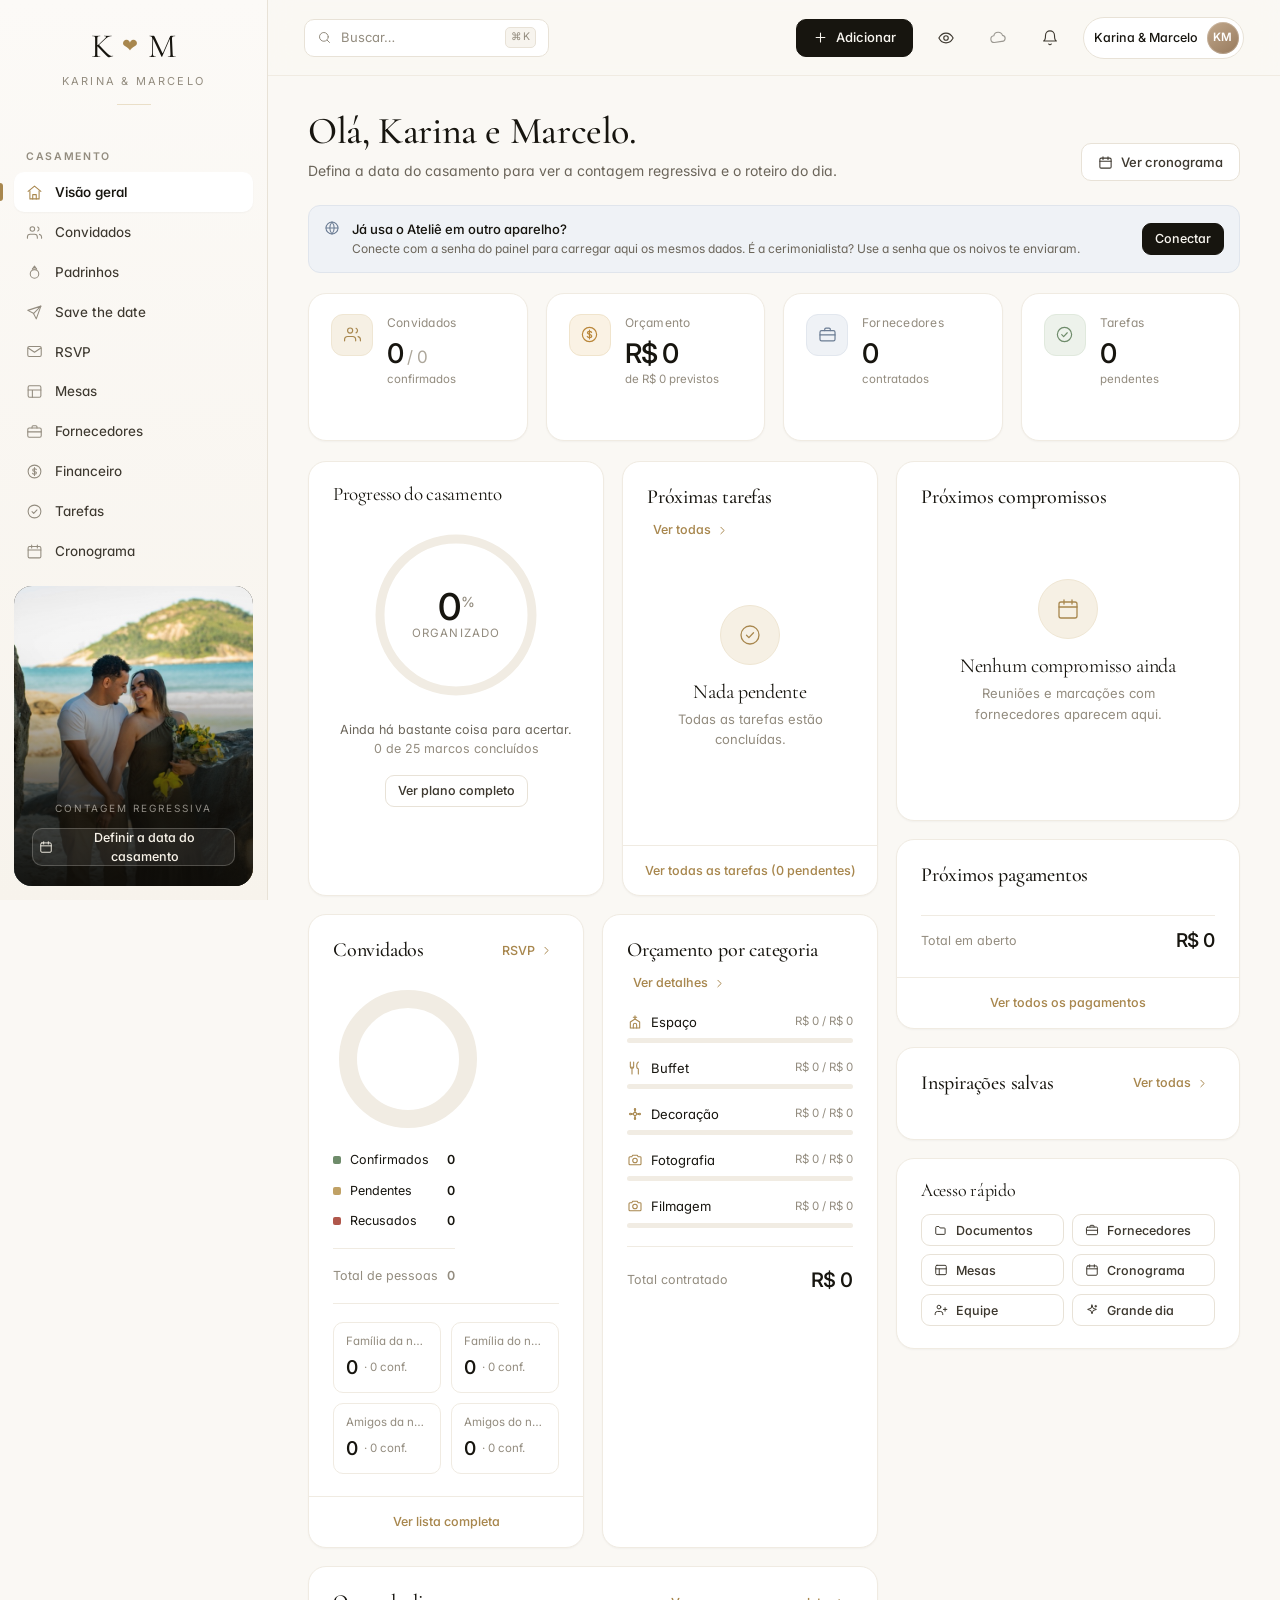
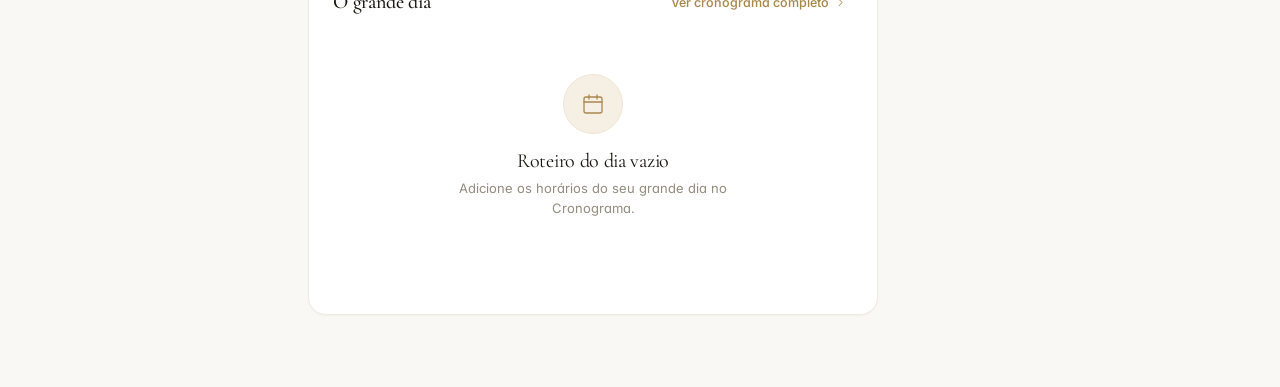
<file: index.html>
<!DOCTYPE html>
<html lang="pt-BR">
<head>
<meta charset="utf-8">
<meta name="viewport" content="width=device-width, initial-scale=1, viewport-fit=cover">
<meta name="theme-color" content="#FAF8F4">
<title>Ateliê — Karina &amp; Marcelo</title>
<meta name="description" content="Sistema de organização e gestão de casamentos.">
<link rel="preconnect" href="https://fonts.googleapis.com">
<link rel="preconnect" href="https://fonts.gstatic.com" crossorigin>
<link href="https://fonts.googleapis.com/css2?family=Cormorant+Garamond:wght@300;400;500;600&family=Inter:wght@400;450;500;550;600&display=swap" rel="stylesheet">
<link rel="icon" href="data:image/svg+xml,<svg xmlns='http://www.w3.org/2000/svg' viewBox='0 0 100 100'><text y='.9em' font-size='90'>💍</text></svg>">
<link rel="stylesheet" href="assets/style.css?v=20261021">
</head>
<body>

<div id="app" class="app">
  <!-- tela inicial enquanto o sistema carrega -->
  <div style="position:fixed;inset:0;display:flex;align-items:center;justify-content:center;background:#FAF8F4">
    <div style="text-align:center">
      <div style="font-family:'Cormorant Garamond',Georgia,serif;font-size:40px;color:#17150F">K <span style="color:#A8874E;font-size:22px">&#10084;</span> M</div>
      <div style="margin-top:12px;font-size:11px;letter-spacing:.2em;text-transform:uppercase;color:#938C7F">carregando</div>
    </div>
  </div>
</div>

<script src="assets/data.js?v=20261021"></script>
<script src="assets/core.js?v=20261021"></script>
<script src="assets/nuvem.js?v=20261021"></script>
<script src="assets/cerimonial.js?v=20261021"></script>
<script src="assets/privado.js?v=20261021"></script>
<script src="assets/views-1.js?v=20261021"></script>
<script src="assets/views-2.js?v=20261021"></script>
<script src="assets/savethedate.js?v=20261021"></script>
<script src="assets/whatsapp.js?v=20261021"></script>
</body>
</html>
</file>
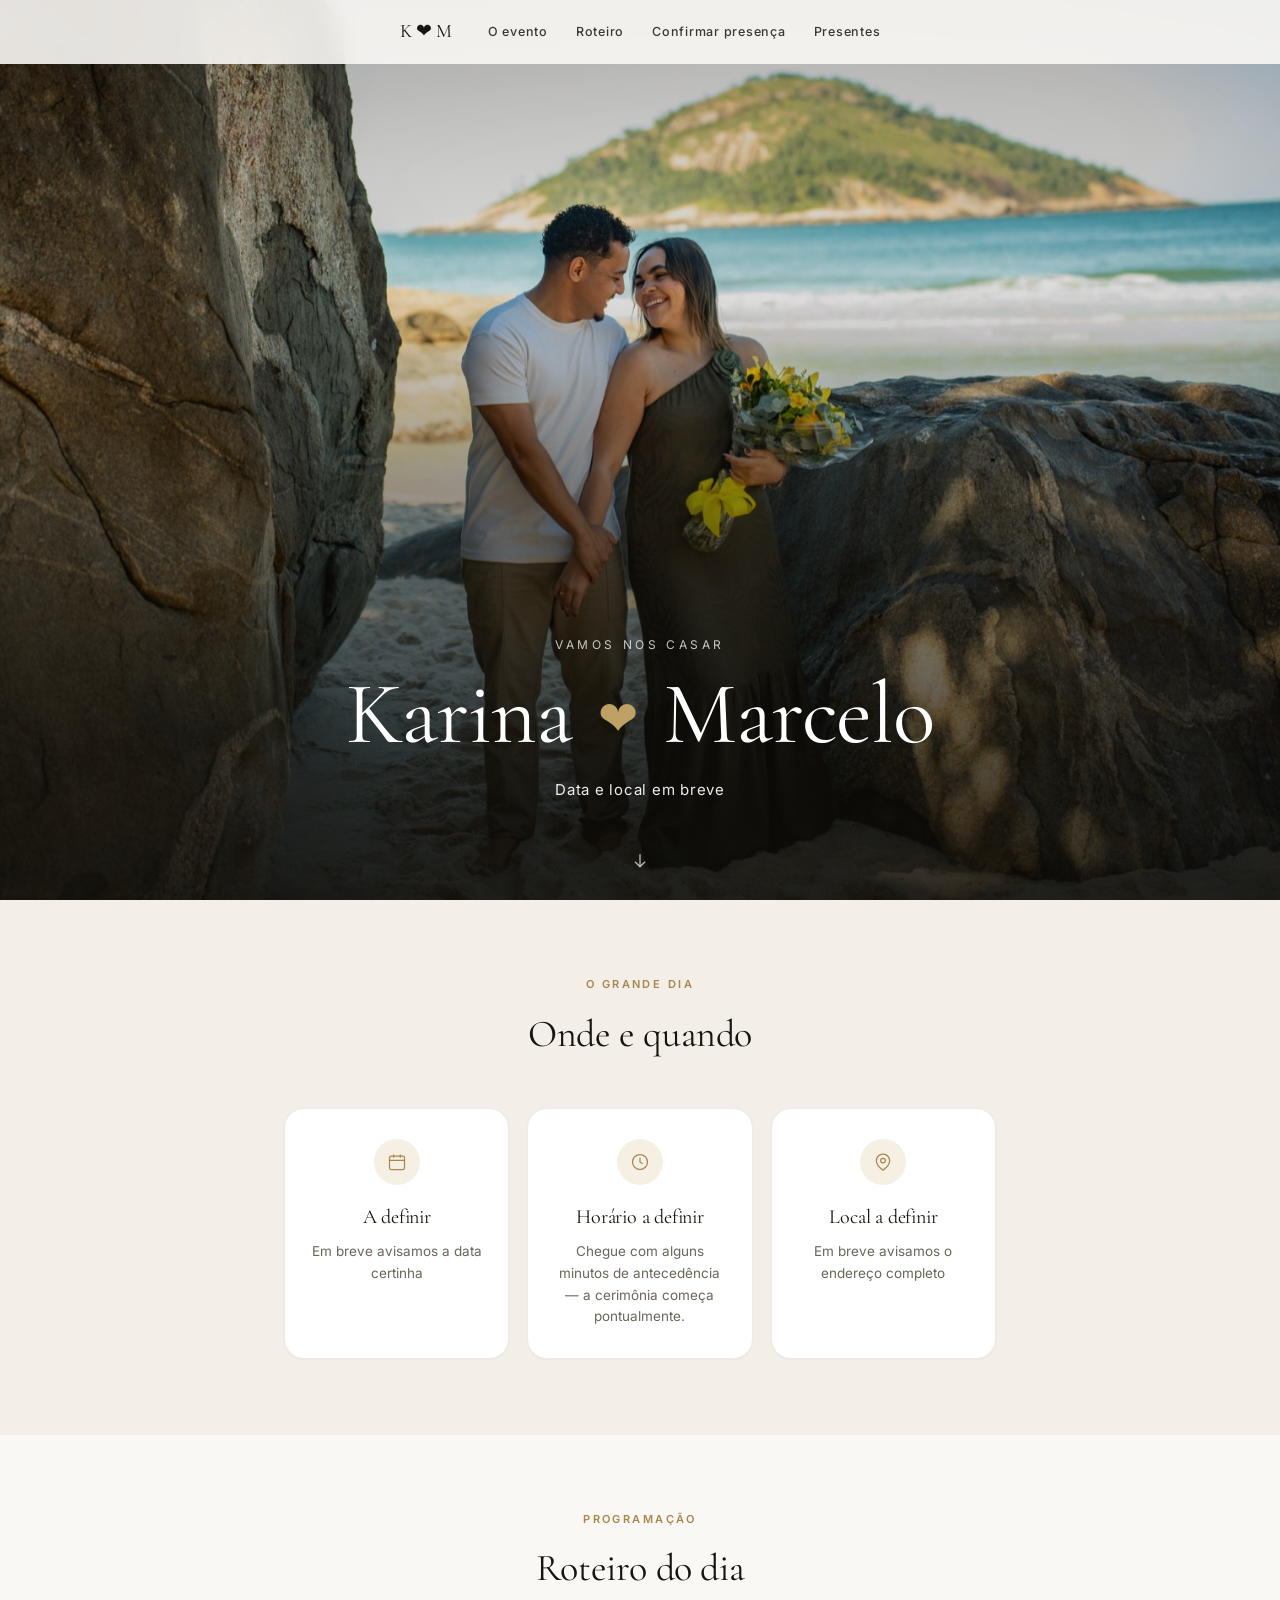
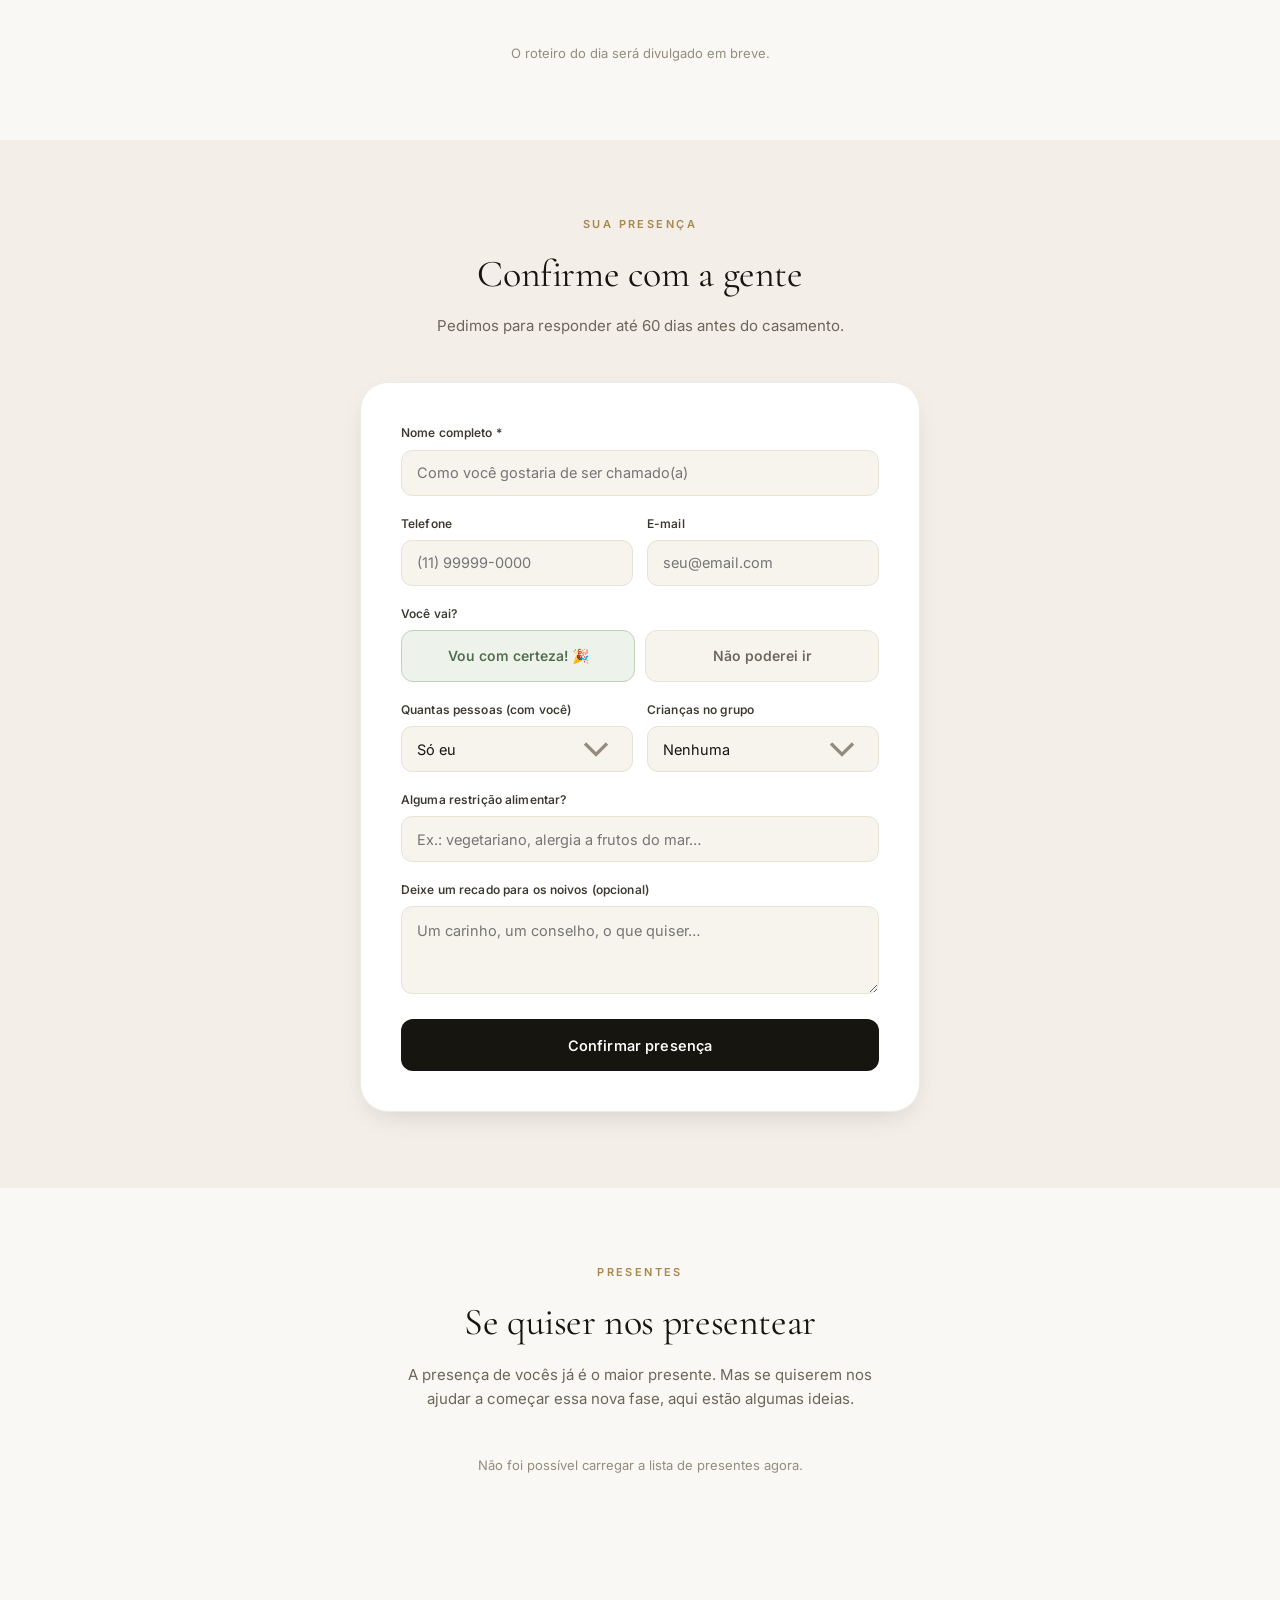
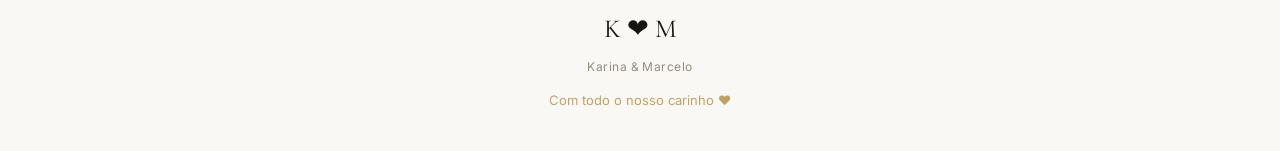
<file: convite/index.html>
<!DOCTYPE html>
<html lang="pt-BR">
<head>
<meta charset="utf-8">
<meta name="viewport" content="width=device-width, initial-scale=1, viewport-fit=cover">
<meta name="theme-color" content="#17150F">
<title>Karina &amp; Marcelo</title>
<meta name="description" content="Confirme sua presença no nosso casamento.">
<meta property="og:title" content="Karina &amp; Marcelo se casam">
<meta property="og:description" content="Confirme sua presença no nosso casamento.">
<meta property="og:image" content="hero-foto.jpg">
<link rel="preconnect" href="https://fonts.googleapis.com">
<link rel="preconnect" href="https://fonts.gstatic.com" crossorigin>
<link href="https://fonts.googleapis.com/css2?family=Cormorant+Garamond:wght@300;400;500;600&family=Inter:wght@400;450;500;550;600&display=swap" rel="stylesheet">
<link rel="icon" href="data:image/svg+xml,<svg xmlns='http://www.w3.org/2000/svg' viewBox='0 0 100 100'><text y='.9em' font-size='90'>💍</text></svg>">
<link rel="stylesheet" href="estilo.css">
</head>
<body>

<nav class="topbar" id="topbar">
  <span class="tb-mark" id="tb-mark">K&nbsp;&#10084;&nbsp;M</span>
  <a href="#detalhes">O evento</a>
  <a href="#roteiro">Roteiro</a>
  <a href="#rsvp">Confirmar presença</a>
  <a href="#presentes">Presentes</a>
</nav>

<header class="hero">
  <img id="hero-foto" src="hero-foto.jpg" alt="Karina e Marcelo">
  <div class="hero-inner">
    <div class="hero-eyebrow">Vamos nos casar</div>
    <h1 id="hero-nomes">Karina <span class="amp">&#10084;</span> Marcelo</h1>
    <div class="hero-date" id="hero-data">24 de abril de 2027 — Fazenda Vista Alegre, Itu/SP</div>
    <div class="hero-count" id="hero-count"></div>
  </div>
  <div class="hero-scroll">
    <svg width="20" height="20" viewBox="0 0 24 24" fill="none" stroke="currentColor" stroke-width="1.6"><path d="M12 4v15M6 13l6 6 6-6"/></svg>
  </div>
</header>

<section class="recado" id="sec-recado">
  <div class="wrap">
    <div class="rule"></div>
    <p id="recado-texto"></p>
    <div class="assinatura" id="recado-assinatura"></div>
  </div>
</section>

<section class="section detalhes" id="detalhes">
  <div class="wrap">
    <div class="section-head">
      <div class="eyebrow">O grande dia</div>
      <h2>Onde e quando</h2>
    </div>
    <div class="d-grid">
      <div class="d-card">
        <div class="d-ico"><svg viewBox="0 0 24 24" fill="none" stroke="currentColor" stroke-width="1.5"><rect x="3" y="5" width="18" height="16" rx="2"/><path d="M3 10h18M8 3v4M16 3v4"/></svg></div>
        <h3 id="d-data"></h3>
        <p id="d-data-sub"></p>
      </div>
      <div class="d-card">
        <div class="d-ico"><svg viewBox="0 0 24 24" fill="none" stroke="currentColor" stroke-width="1.5"><circle cx="12" cy="12" r="9"/><path d="M12 7v5.2l3.2 2"/></svg></div>
        <h3 id="d-hora"></h3>
        <p>Chegue com alguns minutos de antecedência — a cerimônia começa pontualmente.</p>
      </div>
      <div class="d-card">
        <div class="d-ico"><svg viewBox="0 0 24 24" fill="none" stroke="currentColor" stroke-width="1.5"><path d="M20 10.5c0 5.5-8 11.5-8 11.5s-8-6-8-11.5a8 8 0 0 1 16 0z"/><circle cx="12" cy="10.3" r="2.8"/></svg></div>
        <h3 id="d-local"></h3>
        <p id="d-endereco"></p>
        <a class="btn-link" id="d-mapa" href="#" target="_blank" rel="noopener">Ver no mapa</a>
      </div>
    </div>
  </div>
</section>

<section class="section roteiro" id="roteiro">
  <div class="wrap">
    <div class="section-head">
      <div class="eyebrow">Programação</div>
      <h2>Roteiro do dia</h2>
    </div>
    <div class="rt-line" id="rt-line"></div>
  </div>
</section>

<section class="section dress detalhes" id="sec-dress">
  <div class="wrap">
    <div class="section-head">
      <div class="eyebrow">Traje</div>
      <h2 id="dress-titulo">Dress code</h2>
      <p id="dress-obs"></p>
    </div>
    <div class="dress-swatches" id="dress-swatches"></div>
  </div>
</section>

<section class="section rsvp" id="rsvp">
  <div class="wrap">
    <div class="section-head">
      <div class="eyebrow">Sua presença</div>
      <h2>Confirme com a gente</h2>
      <p>Pedimos para responder até 60 dias antes do casamento.</p>
    </div>

    <div class="rsvp-card">
      <form id="form-rsvp">
        <div class="field">
          <label>Nome completo *</label>
          <input class="input" id="rf-nome" required placeholder="Como você gostaria de ser chamado(a)">
        </div>
        <div class="row2">
          <div class="field">
            <label>Telefone</label>
            <input class="input" id="rf-tel" placeholder="(11) 99999-0000">
          </div>
          <div class="field">
            <label>E-mail</label>
            <input class="input" id="rf-email" type="email" placeholder="seu@email.com">
          </div>
        </div>

        <div class="field">
          <label>Você vai?</label>
          <div class="seg-status">
            <button type="button" class="on-yes active" id="btn-vai">Vou com certeza! &#127881;</button>
            <button type="button" class="on-no" id="btn-nao-vai">Não poderei ir</button>
          </div>
        </div>

        <div id="bloco-presenca">
          <div class="row2">
            <div class="field">
              <label>Quantas pessoas (com você)</label>
              <select class="select" id="rf-qtd">
                <option value="1">Só eu</option>
                <option value="2">2 pessoas</option>
                <option value="3">3 pessoas</option>
                <option value="4">4 pessoas</option>
                <option value="5">5 pessoas</option>
                <option value="6">6 pessoas</option>
              </select>
            </div>
            <div class="field">
              <label>Crianças no grupo</label>
              <select class="select" id="rf-criancas">
                <option value="0">Nenhuma</option>
                <option value="1">1</option>
                <option value="2">2</option>
                <option value="3">3</option>
                <option value="4">4</option>
              </select>
            </div>
          </div>
          <div class="field">
            <label>Alguma restrição alimentar?</label>
            <input class="input" id="rf-restricao" placeholder="Ex.: vegetariano, alergia a frutos do mar…">
          </div>
        </div>

        <div class="field">
          <label>Deixe um recado para os noivos (opcional)</label>
          <textarea class="textarea" id="rf-mensagem" placeholder="Um carinho, um conselho, o que quiser…"></textarea>
        </div>

        <button class="btn" id="btn-enviar" type="submit">
          <span id="btn-enviar-texto">Confirmar presença</span>
        </button>
        <div class="rsvp-msg" id="rsvp-msg"></div>
      </form>

      <div class="rsvp-done" id="rsvp-done">
        <div class="ico"><svg viewBox="0 0 24 24" fill="none" stroke="currentColor" stroke-width="1.6"><path d="M20 6 9 17l-5-5"/></svg></div>
        <h3 id="rsvp-done-titulo">Resposta enviada!</h3>
        <p id="rsvp-done-texto">Muito obrigado por responder — mal podemos esperar para celebrar com você.</p>
      </div>
    </div>
  </div>
</section>

<section class="section" id="presentes">
  <div class="wrap">
    <div class="section-head">
      <div class="eyebrow">Presentes</div>
      <h2>Se quiser nos presentear</h2>
      <p>A presença de vocês já é o maior presente. Mas se quiserem nos ajudar a começar essa nova fase, aqui estão algumas ideias.</p>
    </div>

    <div class="pix-card" id="pix-card">
      <div class="eyebrow">Contribuir via Pix</div>
      <h3 style="color:#F3E7CE;margin-top:10px;font-size:24px">Qualquer valor é bem-vindo</h3>
      <div class="pix-key">
        <code id="pix-chave"></code>
        <button class="pix-copy" id="pix-copiar">Copiar</button>
      </div>
      <div class="pix-hint" id="pix-titular"></div>
    </div>

    <div class="presentes-grid" id="presentes-grid"></div>
  </div>
</section>

<footer>
  <div class="fmark" id="foot-mark">A &#10084; J</div>
  <div class="fdate" id="foot-data"></div>
  <div class="fheart">Com todo o nosso carinho &#10084;</div>
</footer>

<div class="toast" id="toast"></div>

<script src="dados.js"></script>
<script src="app.js"></script>
</body>
</html>
</file>
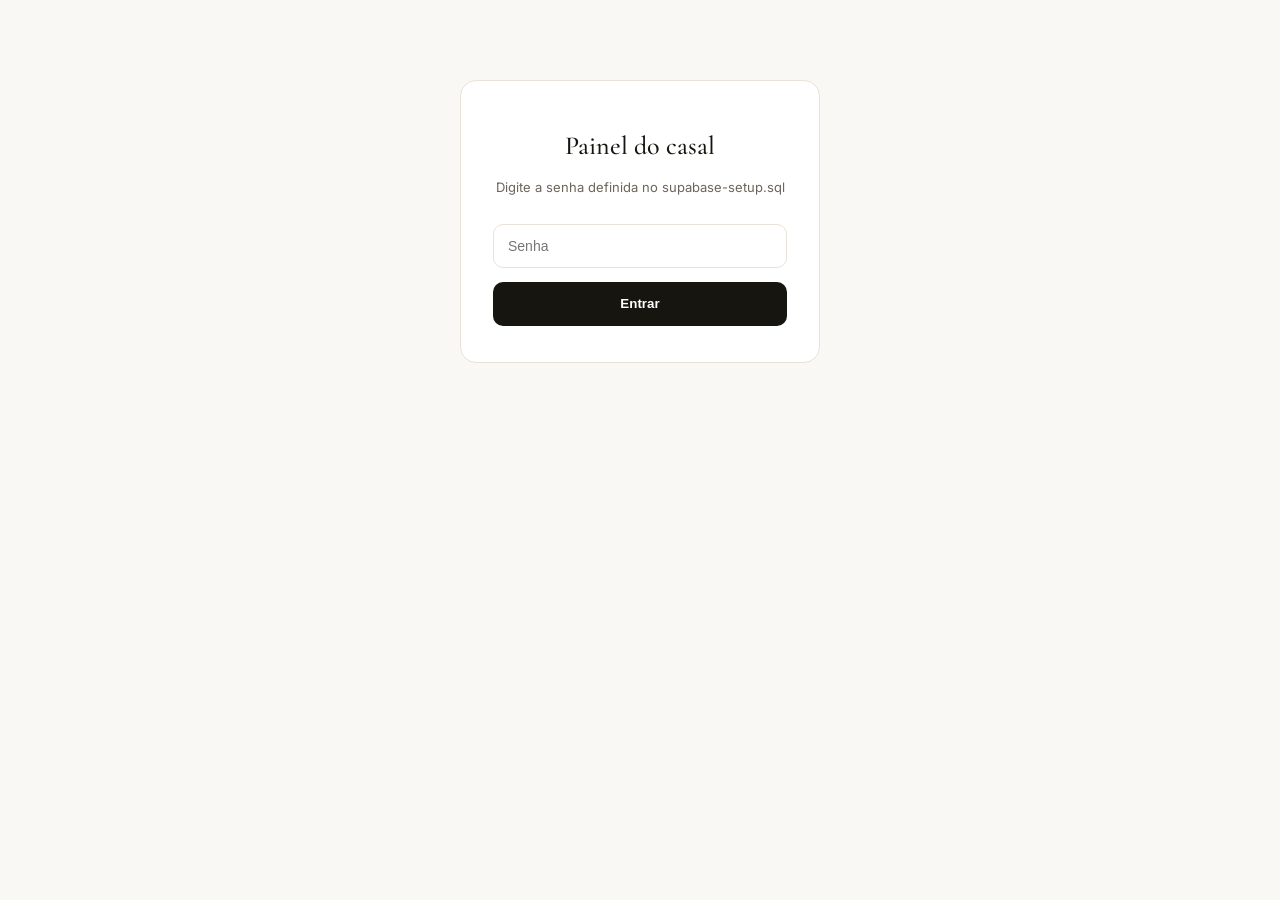
<file: convite/painel.html>
<!DOCTYPE html>
<html lang="pt-BR">
<head>
<meta charset="utf-8">
<meta name="viewport" content="width=device-width, initial-scale=1">
<title>Painel — Karina &amp; Marcelo</title>
<link href="https://fonts.googleapis.com/css2?family=Cormorant+Garamond:wght@400;500&family=Inter:wght@400;500;550;600&display=swap" rel="stylesheet">
<style>
  :root{ --bg:#FAF8F4; --surface:#fff; --line:#E8E2D7; --ink:#17150F; --ink-3:#6B655A; --muted:#938C7F;
    --gold:#A8874E; --gold-wash:#F6F0E4; --ok:#6E8B6A; --ok-wash:#EDF2EB; --danger:#B0574B; --danger-wash:#FAEDEA; }
  *{ box-sizing:border-box; }
  body{ margin:0; background:var(--bg); color:var(--ink); font-family:Inter,sans-serif; font-size:14px; }
  h1{ font-family:"Cormorant Garamond",serif; font-weight:500; }
  .wrap{ max-width:900px; margin:0 auto; padding:40px 20px 80px; }
  .login{ max-width:360px; margin:80px auto; background:var(--surface); border:1px solid var(--line); border-radius:16px; padding:32px; text-align:center; }
  .login input{ width:100%; height:44px; border-radius:10px; border:1px solid var(--line); padding:0 14px; font-size:14px; margin-top:16px; }
  .login button{ width:100%; height:44px; border-radius:10px; border:0; background:var(--ink); color:#fff; font-weight:600; margin-top:14px; cursor:pointer; }
  .top{ display:flex; align-items:center; justify-content:space-between; margin-bottom:24px; flex-wrap:wrap; gap:12px; }
  .tabs{ display:flex; gap:8px; margin-bottom:20px; }
  .tabs button{ height:36px; padding:0 16px; border-radius:9px; border:1px solid var(--line); background:var(--surface); font-size:13px; cursor:pointer; }
  .tabs button.active{ background:var(--ink); color:#fff; border-color:var(--ink); }
  .stats{ display:flex; gap:12px; margin-bottom:22px; flex-wrap:wrap; }
  .stat{ flex:1; min-width:120px; background:var(--surface); border:1px solid var(--line); border-radius:12px; padding:14px 16px; }
  .stat b{ display:block; font-size:24px; font-family:"Cormorant Garamond",serif; }
  .stat span{ font-size:11px; color:var(--muted); text-transform:uppercase; letter-spacing:.08em; }
  table{ width:100%; border-collapse:collapse; background:var(--surface); border:1px solid var(--line); border-radius:12px; overflow:hidden; }
  th,td{ padding:11px 14px; text-align:left; border-bottom:1px solid var(--line); font-size:13px; }
  th{ font-size:10.5px; text-transform:uppercase; letter-spacing:.08em; color:var(--muted); }
  tr:last-child td{ border-bottom:0; }
  .badge{ display:inline-block; padding:2px 9px; border-radius:99px; font-size:11px; font-weight:600; }
  .badge.ok{ background:var(--ok-wash); color:#4F6A4C; }
  .badge.no{ background:var(--danger-wash); color:#93463B; }
  .badge.done{ background:var(--gold-wash); color:#8A6E39; }
  button.mini{ height:28px; padding:0 10px; border-radius:7px; border:1px solid var(--line); background:var(--surface); font-size:11.5px; cursor:pointer; }
  button.mini:hover{ background:var(--gold-wash); }
  .empty{ text-align:center; padding:50px 20px; color:var(--muted); }
  .form-item{ background:var(--surface); border:1px solid var(--line); border-radius:12px; padding:16px; margin-bottom:14px; display:flex; gap:12px; align-items:flex-start; flex-wrap:wrap; }
  .form-item .grow{ flex:1; min-width:200px; }
  .form-item input,.form-item textarea{ width:100%; border:1px solid var(--line); border-radius:8px; padding:8px 10px; font-size:13px; margin-top:6px; font-family:inherit; }
  .form-item textarea{ resize:vertical; min-height:44px; }
  .newitem{ background:var(--gold-wash); border:1px dashed #D9C89E; }
  .msg{ font-size:12px; color:var(--muted); margin-top:4px; }
  .top button.logout{ height:34px; padding:0 14px; border-radius:9px; border:1px solid var(--line); background:var(--surface); font-size:12.5px; cursor:pointer; }
</style>
</head>
<body>

<div class="login" id="tela-login">
  <h1 style="font-size:26px">Painel do casal</h1>
  <p style="color:var(--ink-3);font-size:13px;margin-top:8px">Digite a senha definida no supabase-setup.sql</p>
  <input type="password" id="senha" placeholder="Senha">
  <button id="btn-entrar">Entrar</button>
  <div class="msg" id="login-msg"></div>
</div>

<div class="wrap" id="tela-painel" style="display:none">
  <div class="top">
    <h1 style="font-size:28px;margin:0">Painel — Karina &amp; Marcelo</h1>
    <button class="logout" id="btn-sair">Sair</button>
  </div>

  <div class="tabs">
    <button class="active" data-tab="rsvp">Respostas de RSVP</button>
    <button data-tab="presentes">Lista de presentes</button>
  </div>

  <div id="painel-rsvp">
    <div class="stats" id="rsvp-stats"></div>
    <div id="rsvp-tabela"></div>
  </div>

  <div id="painel-presentes" style="display:none">
    <div id="presentes-lista"></div>
    <div class="form-item newitem">
      <div class="grow">
        <label style="font-size:12px;font-weight:600">Nome do novo item</label>
        <input id="np-nome" placeholder="Ex.: Jogo de taças">
      </div>
      <div class="grow">
        <label style="font-size:12px;font-weight:600">Descrição (opcional)</label>
        <input id="np-desc" placeholder="Ex.: Um conjunto para as ocasiões especiais">
      </div>
      <button class="mini" id="np-add" style="align-self:flex-end;height:36px">+ Adicionar item</button>
    </div>
  </div>
</div>

<script src="dados.js"></script>
<script>
const $=(s,r)=>(r||document).querySelector(s);
const $$=(s,r)=>Array.from((r||document).querySelectorAll(s));
function esc(s){ return String(s==null?"":s).replace(/&/g,"&amp;").replace(/</g,"&lt;").replace(/>/g,"&gt;").replace(/"/g,"&quot;"); }
function fmtData(s){ const d=new Date(s); return d.toLocaleDateString("pt-BR",{day:"2-digit",month:"2-digit",year:"numeric",hour:"2-digit",minute:"2-digit"}); }

let SENHA = sessionStorage.getItem("painel_senha") || "";

async function chamarRPC(nome, corpo){
  const resp = await fetch(`${SUPABASE_URL}/rest/v1/rpc/${nome}`, {
    method:"POST",
    headers:{ "Content-Type":"application/json", apikey:SUPABASE_KEY, Authorization:`Bearer ${SUPABASE_KEY}` },
    body: JSON.stringify(corpo||{})
  });
  const texto = await resp.text();
  let dados; try{ dados = texto?JSON.parse(texto):null; }catch(_){ dados = texto; }
  if(!resp.ok){
    const msg = (dados && (dados.message||dados.error_description)) || "Erro ao carregar.";
    throw new Error(msg);
  }
  return dados;
}

async function entrar(senha){
  if(!SUPABASE_URL || !SUPABASE_KEY){
    $("#login-msg").textContent = "Configure SUPABASE_URL e SUPABASE_KEY no arquivo dados.js primeiro.";
    return;
  }
  try{
    await chamarRPC("listar_respostas_site", { p_senha: senha });
    SENHA = senha;
    sessionStorage.setItem("painel_senha", senha);
    $("#tela-login").style.display = "none";
    $("#tela-painel").style.display = "";
    carregarRSVP();
    carregarPresentes();
  }catch(err){
    $("#login-msg").textContent = "Senha incorreta.";
  }
}

$("#btn-entrar").addEventListener("click", () => entrar($("#senha").value));
$("#senha").addEventListener("keydown", e => { if(e.key==="Enter") entrar($("#senha").value); });
$("#btn-sair").addEventListener("click", () => { sessionStorage.removeItem("painel_senha"); location.reload(); });

$$(".tabs button").forEach(b => b.addEventListener("click", () => {
  $$(".tabs button").forEach(x=>x.classList.remove("active"));
  b.classList.add("active");
  $("#painel-rsvp").style.display = b.dataset.tab==="rsvp" ? "" : "none";
  $("#painel-presentes").style.display = b.dataset.tab==="presentes" ? "" : "none";
}));

async function carregarRSVP(){
  const cx = $("#rsvp-tabela");
  try{
    const linhas = await chamarRPC("listar_respostas_site", { p_senha: SENHA });
    const conf = linhas.filter(l=>l.status==="confirmado");
    const rec = linhas.filter(l=>l.status==="recusado");
    const pessoas = conf.reduce((a,l)=>a+(l.quantidade_pessoas||1),0);
    $("#rsvp-stats").innerHTML = `
      <div class="stat"><b>${linhas.length}</b><span>Respostas</span></div>
      <div class="stat"><b>${conf.length}</b><span>Confirmaram</span></div>
      <div class="stat"><b>${pessoas}</b><span>Pessoas confirmadas</span></div>
      <div class="stat"><b>${rec.length}</b><span>Não vão</span></div>`;

    if(!linhas.length){ cx.innerHTML = `<div class="empty">Nenhuma resposta ainda. Assim que alguém confirmar pelo site, aparece aqui.</div>`; return; }

    cx.innerHTML = `<table><thead><tr>
      <th>Nome</th><th>Contato</th><th>Pessoas</th><th>Restrição</th><th>Status</th><th>Quando</th><th></th>
      </tr></thead><tbody>
      ${linhas.map(l => `<tr>
        <td>${esc(l.nome)}${l.mensagem?`<div style="font-size:11.5px;color:var(--ink-3);margin-top:3px;max-width:220px">"${esc(l.mensagem)}"</div>`:""}</td>
        <td>${esc(l.telefone||"")}${l.email?`<br>${esc(l.email)}`:""}</td>
        <td>${l.quantidade_pessoas||1}${l.criancas?` (${l.criancas} criança${l.criancas>1?"s":""})`:""}</td>
        <td>${esc(l.restricao||"—")}</td>
        <td>${l.status==="confirmado"?'<span class="badge ok">Confirmado</span>':'<span class="badge no">Não vai</span>'}</td>
        <td>${fmtData(l.criado_em)}</td>
        <td>${l.importado?'<span class="badge done">Importado</span>':`<button class="mini" data-import="${l.id}">Marcar importado</button>`}</td>
      </tr>`).join("")}
      </tbody></table>`;

    cx.querySelectorAll("[data-import]").forEach(b => b.addEventListener("click", async () => {
      await chamarRPC("marcar_respostas_importadas", { p_senha: SENHA, p_ids: [b.dataset.import] });
      carregarRSVP();
    }));
  }catch(err){
    cx.innerHTML = `<div class="empty">Não foi possível carregar: ${esc(err.message)}</div>`;
  }
}

async function carregarPresentes(){
  const cx = $("#presentes-lista");
  try{
    const itens = await chamarRPC("admin_listar_presentes", { p_senha: SENHA });
    if(!itens.length){ cx.innerHTML = `<div class="empty">Nenhum item cadastrado ainda.</div>`; return; }
    cx.innerHTML = itens.map(it => `
      <div class="form-item" data-id="${it.id}">
        <div class="grow">
          <label style="font-size:12px;font-weight:600">Nome</label>
          <input class="ip-nome" value="${esc(it.nome)}">
        </div>
        <div class="grow">
          <label style="font-size:12px;font-weight:600">Descrição</label>
          <input class="ip-desc" value="${esc(it.descricao||"")}">
        </div>
        <div style="display:flex;flex-direction:column;gap:6px;align-self:flex-end">
          ${it.reservado ? `<span class="badge done">Reservado por ${esc(it.reservado_por||"—")}</span><button class="mini" data-liberar="${it.id}">Liberar de novo</button>`
                          : `<span class="badge ok">Disponível</span>`}
        </div>
        <div style="display:flex;gap:6px;align-self:flex-end">
          <button class="mini" data-salvar="${it.id}">Salvar</button>
          <button class="mini" data-excluir="${it.id}" style="color:#93463B">Excluir</button>
        </div>
      </div>`).join("");

    cx.querySelectorAll("[data-salvar]").forEach(b => b.addEventListener("click", async () => {
      const card = b.closest(".form-item");
      await chamarRPC("admin_salvar_presente", {
        p_senha: SENHA, p_id: b.dataset.salvar,
        p_nome: card.querySelector(".ip-nome").value.trim(),
        p_descricao: card.querySelector(".ip-desc").value.trim(),
        p_ordem: 0
      });
      carregarPresentes();
    }));
    cx.querySelectorAll("[data-excluir]").forEach(b => b.addEventListener("click", async () => {
      if(!confirm("Excluir este item da lista de presentes?")) return;
      await chamarRPC("admin_excluir_presente", { p_senha: SENHA, p_id: b.dataset.excluir });
      carregarPresentes();
    }));
    cx.querySelectorAll("[data-liberar]").forEach(b => b.addEventListener("click", async () => {
      await chamarRPC("admin_liberar_presente", { p_senha: SENHA, p_id: b.dataset.liberar });
      carregarPresentes();
    }));
  }catch(err){
    cx.innerHTML = `<div class="empty">Não foi possível carregar: ${esc(err.message)}</div>`;
  }
}

$("#np-add").addEventListener("click", async () => {
  const nome = $("#np-nome").value.trim();
  if(nome.length < 2){ return; }
  await chamarRPC("admin_salvar_presente", { p_senha: SENHA, p_id: null, p_nome: nome, p_descricao: $("#np-desc").value.trim(), p_ordem: 99 });
  $("#np-nome").value = ""; $("#np-desc").value = "";
  carregarPresentes();
});

if(SENHA) entrar(SENHA);
</script>
</body>
</html>
</file>
<file: assets/style.css>
/* ============================================================
   ATELIÊ — Sistema de gestão de casamentos
   Design system
   ============================================================ */

:root{
  /* superfícies */
  --bg:            #FAF8F4;
  --bg-deep:       #F3EFE8;
  --surface:       #FFFFFF;
  --surface-2:     #F7F4EE;
  --surface-3:     #F1ECE3;

  /* tinta */
  --ink:           #17150F;
  --ink-2:         #3D382F;
  --ink-3:         #6B655A;
  --muted:         #938C7F;
  --muted-2:       #ADA79B;

  /* linhas */
  --line:          #E8E2D7;
  --line-2:        #F0EBE2;
  --line-strong:   #D9D1C3;

  /* champagne / ouro */
  --gold:          #A8874E;
  --gold-2:        #C0A165;
  --gold-soft:     #EADFC8;
  --gold-wash:     #F6F0E4;

  /* semânticas (dessaturadas, discretas) */
  --ok:            #6E8B6A;
  --ok-wash:       #EDF2EB;
  --warn:          #B98639;
  --warn-wash:     #FAF2E4;
  --danger:        #B0574B;
  --danger-wash:   #FAEDEA;
  --info:          #6B7C93;
  --info-wash:     #EFF2F6;

  /* sombras discretíssimas */
  --sh-1: 0 1px 2px rgba(23,21,15,.035);
  --sh-2: 0 1px 2px rgba(23,21,15,.03), 0 10px 24px -16px rgba(23,21,15,.16);
  --sh-3: 0 2px 4px rgba(23,21,15,.04), 0 24px 48px -24px rgba(23,21,15,.24);
  --sh-pop: 0 4px 8px rgba(23,21,15,.05), 0 40px 80px -32px rgba(23,21,15,.32);

  /* raios */
  --r-sm: 8px;
  --r:    12px;
  --r-lg: 18px;
  --r-xl: 24px;

  /* tipografia */
  --serif: "Cormorant Garamond", "Iowan Old Style", Garamond, Georgia, "Times New Roman", serif;
  --sans:  "Inter", -apple-system, BlinkMacSystemFont, "Segoe UI", Roboto, Helvetica, Arial, sans-serif;

  --sidebar-w: 268px;
  --topbar-h: 76px;
  --ease: cubic-bezier(.22,.61,.36,1);
}

*,*::before,*::after{ box-sizing:border-box; }
html,body{ height:100%; }
body{
  margin:0; background:var(--bg); color:var(--ink);
  font-family:var(--sans); font-size:14px; line-height:1.55;
  -webkit-font-smoothing:antialiased; -moz-osx-font-smoothing:grayscale;
  font-feature-settings:"ss01","cv11","tnum" 0;
}
button,input,select,textarea{ font:inherit; color:inherit; }
button{ background:none; border:0; cursor:pointer; }
a{ color:inherit; text-decoration:none; }
h1,h2,h3,h4{ margin:0; font-weight:500; letter-spacing:-.01em; }
p{ margin:0; }
ul{ margin:0; padding:0; list-style:none; }
::selection{ background:var(--gold-soft); color:var(--ink); }

/* tamanho padrão dos ícones — sobrescrito pelas regras específicas abaixo */
svg{ width:16px; height:16px; flex:0 0 auto; }
.badge svg{ width:12px; height:12px; }
.link svg{ width:13px; height:13px; }

/* scrollbar discreta */
*::-webkit-scrollbar{ width:10px; height:10px; }
*::-webkit-scrollbar-track{ background:transparent; }
*::-webkit-scrollbar-thumb{ background:#DED7CA; border-radius:99px; border:3px solid transparent; background-clip:content-box; }
*::-webkit-scrollbar-thumb:hover{ background:#C9C0B0; background-clip:content-box; }

/* ---------- tipografia utilitária ---------- */
.display{ font-family:var(--serif); font-weight:400; letter-spacing:-.015em; line-height:1.1; }
.num{ font-family:var(--sans); font-weight:550; letter-spacing:-.022em; font-variant-numeric:tabular-nums; }
.eyebrow{ font-size:10.5px; letter-spacing:.16em; text-transform:uppercase; color:var(--muted); font-weight:600; }
.t-muted{ color:var(--muted); }
.t-ink3{ color:var(--ink-3); }
.t-sm{ font-size:12.5px; }
.t-xs{ font-size:11.5px; }
.t-center{ text-align:center; }
.nowrap{ white-space:nowrap; }
.tnum{ font-variant-numeric:tabular-nums; }

/* ============================================================
   APP SHELL
   ============================================================ */
.app{ display:flex; min-height:100vh; }

/* ---------- Sidebar ---------- */
.sidebar{
  width:var(--sidebar-w); flex:0 0 var(--sidebar-w);
  background:linear-gradient(180deg,#FCFAF7 0%, #F7F3EC 100%);
  border-right:1px solid var(--line);
  display:flex; flex-direction:column;
  position:sticky; top:0; height:100vh; z-index:60;
}
.brand{ padding:30px 26px 22px; text-align:center; }
.brand-mark{
  font-family:var(--serif); font-size:34px; line-height:1; color:var(--ink);
  display:flex; align-items:center; justify-content:center; gap:9px; letter-spacing:.01em;
}
.brand-mark .amp{ color:var(--gold); font-size:19px; transform:translateY(-2px); }
.brand-sub{ margin-top:9px; font-size:11px; letter-spacing:.2em; text-transform:uppercase; color:var(--muted); }
.brand-rule{ width:34px; height:1px; background:var(--gold-soft); margin:14px auto 0; }

.nav{ flex:1; overflow-y:auto; padding:6px 14px 14px; }
.nav-group{ padding:16px 12px 7px; }
.nav-item{
  display:flex; align-items:center; gap:12px; width:100%;
  padding:9.5px 12px; border-radius:10px; color:var(--ink-2);
  font-size:13.5px; font-weight:450; text-align:left;
  transition:background .18s var(--ease), color .18s var(--ease);
  position:relative;
}
.nav-item svg{ width:17px; height:17px; flex:0 0 17px; stroke:var(--muted); stroke-width:1.5; fill:none; transition:stroke .18s; }
.nav-item:hover{ background:rgba(168,135,78,.07); color:var(--ink); }
.nav-item:hover svg{ stroke:var(--gold); }
.nav-item.active{ background:var(--surface); color:var(--ink); font-weight:550; box-shadow:var(--sh-1); }
.nav-item.active svg{ stroke:var(--gold); }
.nav-item.active::before{
  content:""; position:absolute; left:-14px; top:50%; transform:translateY(-50%);
  width:3px; height:18px; border-radius:0 3px 3px 0; background:var(--gold);
}
.nav-badge{
  margin-left:auto; font-size:10.5px; font-weight:600; color:var(--gold);
  background:var(--gold-wash); border-radius:99px; padding:1.5px 7px; letter-spacing:.02em;
}
.nav-item.is-special{ color:var(--gold); font-weight:550; }
.nav-item.is-special svg{ stroke:var(--gold); }

.sidebar-foot{ padding:14px; }
.countdown-card{
  border-radius:var(--r-lg); overflow:hidden; position:relative;
  background:linear-gradient(160deg,#2A251C 0%, #17150F 100%);
  color:#F6F1E7; text-align:center; min-height:300px;
  display:flex; align-items:flex-end;
}
.countdown-card::after{
  content:""; position:absolute; inset:0; opacity:.5;
  background:radial-gradient(120% 80% at 50% 0%, rgba(192,161,101,.28), transparent 65%);
  pointer-events:none;
}
.cc-photo{
  position:absolute; inset:0; width:100%; height:100%; object-fit:cover; object-position:50% 22%;
  filter:saturate(1.02) contrast(1.02);
}
.countdown-card.has-photo::after{
  background:linear-gradient(0deg, rgba(15,13,9,.94) 0%, rgba(15,13,9,.78) 26%, rgba(15,13,9,.28) 56%, rgba(15,13,9,.02) 74%, transparent 100%);
  opacity:1;
}
.cc-body{ position:relative; z-index:1; padding:20px 18px; width:100%; }
.countdown-card .cc-label{ font-size:10px; letter-spacing:.2em; text-transform:uppercase; color:rgba(246,241,231,.55); }
.countdown-card .cc-num{ font-family:var(--sans); font-weight:500; font-size:40px; letter-spacing:-.035em; line-height:1.1; margin:6px 0 2px; color:#F3E7CE; font-variant-numeric:tabular-nums; }
.countdown-card .cc-days{ font-size:11px; letter-spacing:.16em; text-transform:uppercase; color:rgba(246,241,231,.6); }
.countdown-card .cc-date{ margin-top:12px; padding-top:12px; border-top:1px solid rgba(246,241,231,.14); font-size:12px; color:rgba(246,241,231,.82); }
.countdown-card .cc-heart{ color:var(--gold-2); font-size:11px; margin-top:6px; }
.cc-set-date{
  display:flex; align-items:center; justify-content:center; gap:8px; width:100%;
  margin-top:12px; height:38px; border-radius:10px; border:1px solid rgba(246,241,231,.22);
  background:rgba(255,255,255,.08); color:#F6F1E7; font-size:12.5px; font-weight:520;
  transition:background .18s;
}
.cc-set-date svg{ width:14px; height:14px; stroke:currentColor; stroke-width:1.6; fill:none; }
.cc-set-date:hover{ background:rgba(255,255,255,.15); }

/* ---------- Main ---------- */
.main{ flex:1; min-width:0; display:flex; flex-direction:column; }

.topbar{
  height:var(--topbar-h); flex:0 0 var(--topbar-h);
  display:flex; align-items:center; gap:14px;
  padding:0 36px; background:rgba(250,248,244,.86);
  backdrop-filter:saturate(180%) blur(14px); -webkit-backdrop-filter:saturate(180%) blur(14px);
  border-bottom:1px solid var(--line-2);
  position:sticky; top:0; z-index:50;
}
.hamburger{ display:none; width:38px; height:38px; border-radius:10px; align-items:center; justify-content:center; border:1px solid var(--line); background:var(--surface); }
.hamburger svg{ width:18px; height:18px; stroke:var(--ink-2); stroke-width:1.6; fill:none; }

.searchbox{
  display:flex; align-items:center; gap:9px; flex:1; max-width:340px;
  height:38px; padding:0 12px; border-radius:10px;
  background:var(--surface); border:1px solid var(--line);
  color:var(--muted); font-size:13px; transition:border-color .18s, box-shadow .18s;
}
.searchbox:hover{ border-color:var(--line-strong); }
.searchbox svg{ width:15px; height:15px; stroke:var(--muted); stroke-width:1.6; fill:none; flex:0 0 15px; }
.searchbox .kbd{ margin-left:auto; }
.kbd{
  font-family:var(--sans); font-size:10.5px; color:var(--muted); background:var(--surface-2);
  border:1px solid var(--line); border-radius:5px; padding:1px 5px; letter-spacing:.04em;
}
.topbar-spacer{ flex:1; }

.icon-btn{
  width:38px; height:38px; border-radius:10px; display:inline-flex; align-items:center; justify-content:center;
  border:1px solid transparent; position:relative; transition:background .18s, border-color .18s;
}
.icon-btn svg{ width:18px; height:18px; stroke:var(--ink-2); stroke-width:1.5; fill:none; }
.icon-btn:hover{ background:var(--surface); border-color:var(--line); }
.icon-btn .dot{
  position:absolute; top:6px; right:6px; min-width:15px; height:15px; padding:0 4px;
  border-radius:99px; background:var(--danger); color:#fff; font-size:9.5px; font-weight:700;
  display:flex; align-items:center; justify-content:center; border:2px solid var(--bg);
}
.avatar-btn{ display:flex; align-items:center; gap:9px; padding:4px 4px 4px 10px; border-radius:99px; border:1px solid var(--line); background:var(--surface); transition:box-shadow .18s; }
.avatar-btn:hover{ box-shadow:var(--sh-2); }
.avatar-btn .who{ font-size:12.5px; font-weight:500; }

.avatar{
  width:32px; height:32px; border-radius:99px; display:flex; align-items:center; justify-content:center;
  font-size:11.5px; font-weight:600; letter-spacing:.02em; color:#fff; flex:0 0 auto;
  background:linear-gradient(145deg,#B79A6A,#8E7440); box-shadow:inset 0 0 0 1px rgba(255,255,255,.22);
}
.avatar.sm{ width:24px; height:24px; font-size:9.5px; }
.avatar.lg{ width:44px; height:44px; font-size:14px; }
.avatar.xl{ width:64px; height:64px; font-size:19px; }
.avatar.v1{ background:linear-gradient(145deg,#C0A46F,#96794A); }
.avatar.v2{ background:linear-gradient(145deg,#9AA394,#6E7A69); }
.avatar.v3{ background:linear-gradient(145deg,#B49A93,#8A6F68); }
.avatar.v4{ background:linear-gradient(145deg,#9BA4B0,#6F7986); }
.avatar.v5{ background:linear-gradient(145deg,#C2A98D,#96795C); }
.avatar-stack{ display:flex; }
.avatar-stack .avatar{ margin-left:-8px; border:2px solid var(--surface); }
.avatar-stack .avatar:first-child{ margin-left:0; }
.avatar-more{ width:26px; height:26px; border-radius:99px; background:var(--surface-3); color:var(--ink-3); font-size:10px; font-weight:600; display:flex; align-items:center; justify-content:center; margin-left:-8px; border:2px solid var(--surface); }

/* ---------- indicador de sincronização ---------- */
.nuvem-btn{ position:relative; }
.nuvem-dot{ position:absolute; right:7px; bottom:7px; width:8px; height:8px; border-radius:99px; border:2px solid var(--bg); background:var(--muted-2); }
.nuvem-btn[data-estado="ok"] .nuvem-dot{ background:var(--ok); }
.nuvem-btn[data-estado="pendente"] .nuvem-dot{ background:var(--gold-2); }
.nuvem-btn[data-estado="erro"] .nuvem-dot{ background:var(--danger); }
.nuvem-btn[data-estado="desconectado"] .nuvem-dot{ display:none; }
.nuvem-btn[data-estado="desconectado"] svg{ opacity:.5; }
.nuvem-btn[data-estado="sincronizando"] .nuvem-dot{ background:var(--gold); animation:pulso 1s ease-in-out infinite; }
@keyframes pulso{ 0%,100%{ opacity:1; transform:scale(1) } 50%{ opacity:.35; transform:scale(.7) } }

/* ---------- Conteúdo ---------- */
.view{ flex:1; padding:34px 40px 72px; max-width:1480px; width:100%; margin:0 auto; }
.page-head{ display:flex; align-items:flex-end; justify-content:space-between; gap:16px 28px; margin-bottom:24px; flex-wrap:wrap; }
.page-head > div:first-child{ flex:1 1 320px; min-width:0; }
.page-title{ font-family:var(--serif); font-size:38px; line-height:1.12; }
.page-sub{ margin-top:7px; color:var(--ink-3); font-size:14px; }
.page-sub b{ color:var(--gold); font-weight:600; }
.page-actions{ display:flex; align-items:center; justify-content:flex-end; gap:10px; flex-wrap:wrap; margin-left:auto; }
.page-actions .seg{ margin-right:6px; }

/* ---------- Botões ---------- */
.btn{
  display:inline-flex; align-items:center; justify-content:center; gap:8px;
  height:38px; padding:0 16px; border-radius:10px; font-size:13px; font-weight:520;
  border:1px solid var(--line); background:var(--surface); color:var(--ink-2);
  transition:background .18s var(--ease), border-color .18s, box-shadow .18s, transform .12s;
  white-space:nowrap;
}
.btn svg{ width:15px; height:15px; stroke:currentColor; stroke-width:1.7; fill:none; }
.btn:hover{ border-color:var(--line-strong); box-shadow:var(--sh-1); }
.btn:active{ transform:translateY(.5px); }
.btn-primary{ background:var(--ink); border-color:var(--ink); color:#F8F5EF; }
.btn-primary:hover{ background:#241F17; border-color:#241F17; box-shadow:var(--sh-2); }
.btn-gold{ background:var(--gold); border-color:var(--gold); color:#fff; }
.btn-gold:hover{ background:#96794299; background:#967942; border-color:#967942; }
.btn-ghost{ background:transparent; border-color:transparent; color:var(--ink-3); }
.btn-ghost:hover{ background:var(--surface); border-color:var(--line); }
.btn-danger{ color:var(--danger); border-color:var(--line); }
.btn-danger:hover{ background:var(--danger-wash); border-color:#E8CFC9; }
.btn-sm{ height:32px; padding:0 12px; font-size:12.5px; border-radius:9px; }
.btn-sm svg{ width:14px; height:14px; }
.btn-lg{ height:44px; padding:0 22px; font-size:14px; border-radius:12px; }
.btn-block{ width:100%; }
.btn:disabled{ opacity:.45; pointer-events:none; }
.link{ color:var(--gold); font-size:12.5px; font-weight:520; display:inline-flex; align-items:center; gap:5px; transition:opacity .18s; white-space:nowrap; }
.link:hover{ opacity:.72; }
.link svg{ width:13px; height:13px; stroke:currentColor; stroke-width:1.8; fill:none; }

/* ---------- Cards ---------- */
.card{
  background:var(--surface); border:1px solid var(--line-2); border-radius:var(--r-lg);
  box-shadow:var(--sh-1); transition:box-shadow .22s var(--ease), border-color .22s, transform .22s var(--ease);
}
.card-pad{ padding:22px 24px; }
.card-hover:hover{ box-shadow:var(--sh-2); border-color:var(--line); }
.card-head{ display:flex; align-items:center; justify-content:space-between; gap:6px 14px; padding:20px 24px 0; flex-wrap:wrap; }
.card-head > .t-xs{ margin-left:auto; text-align:right; line-height:1.45; max-width:62%; }
.card-head h3{ font-family:var(--serif); font-size:20px; }
.card-body{ padding:18px 24px 22px; }
.card-foot{ padding:14px 24px; border-top:1px solid var(--line-2); display:flex; align-items:center; justify-content:center; }
.card-foot.between{ justify-content:space-between; }
.card-foot{ flex-wrap:wrap; gap:10px; }
.card-foot .center{ flex-wrap:wrap; }

.grid{ display:grid; gap:18px; }
.g-4{ grid-template-columns:repeat(4,minmax(0,1fr)); }
.g-3{ grid-template-columns:repeat(3,minmax(0,1fr)); }
.g-2{ grid-template-columns:repeat(2,minmax(0,1fr)); }
.grid > *{ min-width:0; }
.dash-main{ display:grid; grid-template-columns:minmax(0,1fr) 344px; gap:18px; align-items:start; }
.dash-main > *{ min-width:0; }
.stack{ display:grid; gap:18px; min-width:0; }
.stack > *{ min-width:0; }

/* ---------- Stat card ---------- */
.stat{ padding:20px 22px; display:flex; flex-direction:column; gap:14px; }
.stat-top{ display:flex; align-items:flex-start; gap:14px; }
.stat-ico{
  width:42px; height:42px; border-radius:12px; flex:0 0 42px;
  display:flex; align-items:center; justify-content:center;
  background:var(--gold-wash); border:1px solid #EFE6D3;
}
.stat-ico svg{ width:19px; height:19px; stroke:var(--gold); stroke-width:1.5; fill:none; }
.stat-ico.g2{ background:var(--ok-wash); border-color:#E0E9DD; } .stat-ico.g2 svg{ stroke:var(--ok); }
.stat-ico.g3{ background:var(--info-wash); border-color:#E2E7EE; } .stat-ico.g3 svg{ stroke:var(--info); }
.stat-ico.g4{ background:var(--warn-wash); border-color:#F0E4CC; } .stat-ico.g4 svg{ stroke:var(--warn); }
.stat-label{ font-size:12px; color:var(--muted); letter-spacing:.02em; }
.stat-val{ font-family:var(--sans); font-weight:550; font-size:27px; letter-spacing:-.03em; line-height:1.15; margin-top:5px; font-variant-numeric:tabular-nums; white-space:nowrap; }
.stat-val small{ font-size:17px; color:var(--muted-2); font-weight:400; }
.stat-note{ font-size:11.5px; color:var(--muted); margin-top:2px; }

.bar{ height:5px; border-radius:99px; background:var(--surface-3); overflow:hidden; }
.bar > i{ display:block; height:100%; border-radius:99px; background:var(--gold); transition:width .7s var(--ease); }
.bar.ok > i{ background:var(--ok); }
.bar.warn > i{ background:var(--warn); }
.bar.danger > i{ background:var(--danger); }
.bar.thin{ height:4px; }
.bar.thick{ height:8px; }

/* ---------- Badges / chips ---------- */
.badge{
  display:inline-flex; align-items:center; gap:5px; height:22px; padding:0 9px;
  border-radius:99px; font-size:11px; font-weight:550; letter-spacing:.01em;
  background:var(--surface-2); color:var(--ink-3); border:1px solid var(--line-2); white-space:nowrap;
}
.badge i.pip{ width:5px; height:5px; border-radius:99px; background:currentColor; display:block; }
.badge.ok{ background:var(--ok-wash); color:#4F6A4C; border-color:#DDE7DA; }
.badge.warn{ background:var(--warn-wash); color:#8E6524; border-color:#EFE2C9; }
.badge.danger{ background:var(--danger-wash); color:#93463B; border-color:#EDD6D1; }
.badge.gold{ background:var(--gold-wash); color:#8A6E39; border-color:#EEE3CE; }
.badge.info{ background:var(--info-wash); color:#546274; border-color:#E0E5EC; }
.badge.plain{ background:transparent; }

.chips{ display:flex; gap:8px; flex-wrap:wrap; }
.chip{
  height:32px; padding:0 13px; border-radius:99px; font-size:12.5px; font-weight:480;
  border:1px solid var(--line); background:var(--surface); color:var(--ink-3);
  display:inline-flex; align-items:center; gap:7px; transition:all .18s var(--ease);
}
.chip:hover{ border-color:var(--line-strong); color:var(--ink); }
.chip.active{ background:var(--ink); border-color:var(--ink); color:#F8F5EF; font-weight:520; }
.chip .n{ font-size:11px; opacity:.6; font-variant-numeric:tabular-nums; }

.seg{ display:inline-flex; padding:3px; background:var(--surface-2); border:1px solid var(--line-2); border-radius:10px; gap:2px; }
.seg button{ height:28px; padding:0 13px; border-radius:8px; font-size:12.5px; color:var(--ink-3); font-weight:480; transition:all .18s; }
.seg button:hover{ color:var(--ink); }
.seg button.active{ background:var(--surface); color:var(--ink); font-weight:550; box-shadow:var(--sh-1); }

/* ---------- Inputs ---------- */
.field{ display:flex; flex-direction:column; gap:6px; }
.field > label{ font-size:12px; font-weight:520; color:var(--ink-3); letter-spacing:.01em; }
.field .hint{ font-size:11px; color:var(--muted); }
.input, .select, .textarea{
  width:100%; height:40px; padding:0 13px; border-radius:10px;
  border:1px solid var(--line); background:var(--surface); color:var(--ink); font-size:13.5px;
  transition:border-color .18s, box-shadow .18s, background .18s;
}
.textarea{ height:auto; min-height:84px; padding:11px 13px; resize:vertical; line-height:1.55; }
.select{ appearance:none; padding-right:34px;
  background-image:url("data:image/svg+xml;utf8,<svg xmlns='http://www.w3.org/2000/svg' viewBox='0 0 24 24' fill='none' stroke='%23938C7F' stroke-width='1.8'><path d='M6 9l6 6 6-6'/></svg>");
  background-repeat:no-repeat; background-position:right 11px center; background-size:15px; }
.input:hover,.select:hover,.textarea:hover{ border-color:var(--line-strong); }
.input:focus,.select:focus,.textarea:focus{ outline:none; border-color:var(--gold-2); box-shadow:0 0 0 3px rgba(192,161,101,.14); }
.input::placeholder,.textarea::placeholder{ color:var(--muted-2); }
.input-ico{ position:relative; }
.input-ico svg{ position:absolute; left:12px; top:50%; transform:translateY(-50%); width:15px; height:15px; stroke:var(--muted); stroke-width:1.6; fill:none; pointer-events:none; }
.input-ico .input{ padding-left:34px; }
.form-grid{ display:grid; grid-template-columns:1fr 1fr; gap:16px; }
.form-grid .full{ grid-column:1/-1; }

.switch{ display:inline-flex; align-items:center; gap:10px; cursor:pointer; }
.switch input{ display:none; }
.switch .track{ width:40px; height:23px; border-radius:99px; background:var(--surface-3); border:1px solid var(--line); position:relative; transition:background .2s, border-color .2s; flex:0 0 40px; }
.switch .track::after{ content:""; position:absolute; top:2px; left:2px; width:17px; height:17px; border-radius:99px; background:#fff; box-shadow:var(--sh-1); transition:transform .2s var(--ease); }
.switch input:checked + .track{ background:var(--gold); border-color:var(--gold); }
.switch input:checked + .track::after{ transform:translateX(17px); }

.check{ width:19px; height:19px; border-radius:6px; border:1.5px solid var(--line-strong); display:inline-flex; align-items:center; justify-content:center; flex:0 0 19px; transition:all .18s var(--ease); background:var(--surface); }
.check svg{ width:11px; height:11px; stroke:#fff; stroke-width:2.6; fill:none; opacity:0; transition:opacity .15s; }
.check:hover{ border-color:var(--gold-2); }
.check.on{ background:var(--ok); border-color:var(--ok); }
.check.on svg{ opacity:1; }

/* ---------- Tabelas ---------- */
.table-wrap{ overflow-x:auto; border-radius:var(--r-lg); }
table.tbl{ width:100%; border-collapse:separate; border-spacing:0; font-size:13px; min-width:720px; }
table.tbl th{
  text-align:left; font-size:10.5px; font-weight:600; letter-spacing:.13em; text-transform:uppercase;
  color:var(--muted); padding:0 16px 11px; border-bottom:1px solid var(--line); white-space:nowrap;
}
table.tbl td{ padding:13px 16px; border-bottom:1px solid var(--line-2); vertical-align:middle; }
table.tbl tbody tr{ transition:background .15s; }
table.tbl tbody tr:hover{ background:var(--surface-2); }
table.tbl tbody tr:last-child td{ border-bottom:0; }
table.tbl .right{ text-align:right; }
.cell-name{ display:flex; align-items:center; gap:10px; }
.cell-name .nm{ font-weight:520; color:var(--ink); }
.row-actions{ display:flex; gap:4px; opacity:0; transition:opacity .18s; justify-content:flex-end; }
tr:hover .row-actions{ opacity:1; }
.mini-btn{ width:28px; height:28px; border-radius:8px; display:inline-flex; align-items:center; justify-content:center; transition:background .16s; }
.mini-btn svg{ width:15px; height:15px; stroke:var(--muted); stroke-width:1.6; fill:none; }
.mini-btn:hover{ background:var(--surface-3); }
.mini-btn:hover svg{ stroke:var(--ink-2); }
.mini-btn.danger:hover svg{ stroke:var(--danger); }

/* ---------- Listas ---------- */
.list-row{
  display:flex; align-items:center; gap:13px; padding:13px 0; border-bottom:1px solid var(--line-2);
}
.list-row:last-child{ border-bottom:0; }
.list-row .grow{ min-width:0; flex:1; }
.ell{ overflow:hidden; text-overflow:ellipsis; white-space:nowrap; }

/* ---------- Progresso circular ---------- */
.ring-wrap{ position:relative; width:180px; height:180px; margin:0 auto; }
.ring-wrap svg{ transform:rotate(-90deg); width:100%; height:100%; }
.ring-bg{ fill:none; stroke:var(--surface-3); stroke-width:9; }
.ring-fg{ fill:none; stroke:url(#goldgrad); stroke-width:9; stroke-linecap:round; transition:stroke-dashoffset 1.1s var(--ease); }
.ring-center{ position:absolute; inset:0; display:flex; flex-direction:column; align-items:center; justify-content:center; }
.ring-center .pct{ font-family:var(--sans); font-weight:550; font-size:37px; letter-spacing:-.035em; line-height:1; font-variant-numeric:tabular-nums; }
.ring-center .pct sup{ font-size:14px; font-weight:500; color:var(--muted); top:-11px; margin-left:1px; }

/* ---------- Donut ---------- */
.donut{ width:150px; height:150px; flex:0 0 150px; }
.legend{ display:grid; gap:11px; }
.legend-item{ display:flex; align-items:center; gap:9px; font-size:12.5px; }
.legend-item .sw{ width:8px; height:8px; border-radius:2px; flex:0 0 8px; }
.legend-item .lv{ margin-left:auto; font-weight:600; font-variant-numeric:tabular-nums; }

/* ---------- Alertas ---------- */
.alert{
  display:flex; gap:12px; padding:13px 15px; border-radius:12px; align-items:flex-start;
  border:1px solid var(--line-2); background:var(--surface-2);
}
.alert svg{ width:16px; height:16px; stroke-width:1.6; fill:none; flex:0 0 16px; margin-top:1px; }
.alert .a-title{ font-size:13px; font-weight:520; color:var(--ink); }
.alert .a-desc{ font-size:12px; color:var(--ink-3); margin-top:1px; }
.alert.warn{ background:var(--warn-wash); border-color:#F0E4CC; } .alert.warn svg{ stroke:var(--warn); }
.alert.danger{ background:var(--danger-wash); border-color:#EDD6D1; } .alert.danger svg{ stroke:var(--danger); }
.alert.ok{ background:var(--ok-wash); border-color:#DDE7DA; } .alert.ok svg{ stroke:var(--ok); }
.alert.info{ background:var(--info-wash); border-color:#E0E5EC; } .alert.info svg{ stroke:var(--info); }
.alert .a-act{ margin-left:auto; align-self:center; }

/* ---------- Empty / loading ---------- */
.empty{ padding:56px 24px; text-align:center; }
.empty-ico{
  width:60px; height:60px; border-radius:99px; margin:0 auto 16px;
  background:var(--gold-wash); border:1px solid #EFE6D3; display:flex; align-items:center; justify-content:center;
}
.empty-ico svg{ width:24px; height:24px; stroke:var(--gold); stroke-width:1.3; fill:none; }
.empty h4{ font-family:var(--serif); font-size:20px; margin-bottom:6px; }
.empty p{ color:var(--muted); font-size:13px; max-width:340px; margin:0 auto 18px; }

.sk{ background:linear-gradient(90deg,var(--surface-2) 25%,var(--surface-3) 37%,var(--surface-2) 63%); background-size:400% 100%; animation:shimmer 1.3s ease-in-out infinite; border-radius:8px; }
@keyframes shimmer{ 0%{background-position:100% 0} 100%{background-position:0 0} }
.sk-line{ height:11px; margin-bottom:9px; }
.spinner{ width:16px; height:16px; border-radius:99px; border:2px solid var(--gold-soft); border-top-color:var(--gold); animation:spin .7s linear infinite; }
@keyframes spin{ to{ transform:rotate(360deg) } }

/* ---------- Modal ---------- */
.overlay{
  position:fixed; inset:0; z-index:200; background:rgba(23,21,15,.34);
  backdrop-filter:blur(3px); -webkit-backdrop-filter:blur(3px);
  display:flex; align-items:center; justify-content:center; padding:24px;
  animation:fadeIn .2s var(--ease);
}
@keyframes fadeIn{ from{opacity:0} to{opacity:1} }
.modal{
  background:var(--surface); border-radius:var(--r-xl); box-shadow:var(--sh-pop);
  width:100%; max-width:600px; max-height:calc(100vh - 48px); display:flex; flex-direction:column;
  animation:pop .26s var(--ease);
}
@keyframes pop{ from{ opacity:0; transform:translateY(10px) scale(.985) } to{ opacity:1; transform:none } }
.modal.wide{ max-width:860px; }
.modal.narrow{ max-width:440px; }
.modal-head{ padding:24px 26px 16px; border-bottom:1px solid var(--line-2); display:flex; align-items:flex-start; gap:16px; }
.modal-head h3{ font-family:var(--serif); font-size:24px; line-height:1.2; }
.modal-head .sub{ font-size:12.5px; color:var(--muted); margin-top:4px; }
.modal-body{ padding:22px 26px; overflow-y:auto; }
.modal-foot{ padding:16px 26px; border-top:1px solid var(--line-2); display:flex; gap:10px; justify-content:flex-end; background:var(--surface-2); border-radius:0 0 var(--r-xl) var(--r-xl); }
.modal-x{ margin-left:auto; width:32px; height:32px; border-radius:8px; display:flex; align-items:center; justify-content:center; flex:0 0 32px; }
.modal-x svg{ width:16px; height:16px; stroke:var(--muted); stroke-width:1.7; fill:none; }
.modal-x:hover{ background:var(--surface-3); }

/* ---------- Drawer (detalhe) ---------- */
.drawer-wrap{ position:fixed; inset:0; z-index:200; display:flex; justify-content:flex-end; background:rgba(23,21,15,.30); animation:fadeIn .2s var(--ease); }
.drawer{ width:min(560px,100%); background:var(--surface); height:100%; box-shadow:var(--sh-pop); display:flex; flex-direction:column; animation:slideIn .3s var(--ease); }
@keyframes slideIn{ from{ transform:translateX(28px); opacity:.6 } to{ transform:none; opacity:1 } }

/* ---------- Popover ---------- */
.pop{
  position:absolute; z-index:150; background:var(--surface); border:1px solid var(--line);
  border-radius:var(--r-lg); box-shadow:var(--sh-3); overflow:hidden; animation:pop .18s var(--ease);
}
.pop-item{ display:flex; align-items:center; gap:10px; width:100%; padding:10px 14px; font-size:13px; color:var(--ink-2); text-align:left; }
.pop-item svg{ width:15px; height:15px; stroke:var(--muted); stroke-width:1.6; fill:none; }
.pop-item:hover{ background:var(--surface-2); }
.pop-item.danger{ color:var(--danger); } .pop-item.danger svg{ stroke:var(--danger); }
.pop-sep{ height:1px; background:var(--line-2); margin:4px 0; }

/* ---------- Toast ---------- */
.toasts{ position:fixed; right:24px; bottom:24px; z-index:300; display:flex; flex-direction:column; gap:10px; align-items:flex-end; }
.toast{
  display:flex; align-items:center; gap:11px; min-width:250px; max-width:380px;
  padding:13px 16px; border-radius:12px; background:var(--ink); color:#F6F2EA;
  box-shadow:var(--sh-3); font-size:13px; animation:toastIn .3s var(--ease);
}
@keyframes toastIn{ from{ opacity:0; transform:translateY(10px) } to{ opacity:1; transform:none } }
.toast.out{ animation:toastOut .25s var(--ease) forwards; }
@keyframes toastOut{ to{ opacity:0; transform:translateX(14px) } }
.toast svg{ width:16px; height:16px; stroke-width:2; fill:none; flex:0 0 16px; }
.toast.ok svg{ stroke:#A9CBA3; }
.toast.err svg{ stroke:#E3A79B; }
.toast.info svg{ stroke:var(--gold-2); }

/* ---------- Timeline ---------- */
.tl{ position:relative; padding-left:0; }
.tl-item{ display:grid; grid-template-columns:74px 32px 1fr; gap:0; position:relative; }
.tl-time{ font-family:var(--sans); font-weight:550; font-size:15px; letter-spacing:-.01em; color:var(--ink); text-align:right; padding:15px 14px 14px 0; font-variant-numeric:tabular-nums; }
.tl-rail{ position:relative; display:flex; justify-content:center; }
.tl-rail::before{ content:""; position:absolute; top:0; bottom:0; width:1px; background:var(--line); }
.tl-item:first-child .tl-rail::before{ top:22px; }
.tl-item:last-child .tl-rail::before{ bottom:calc(100% - 22px); }
.tl-dot{ width:9px; height:9px; border-radius:99px; background:var(--surface); border:1.5px solid var(--gold); margin-top:19px; z-index:1; transition:all .2s; }
.tl-item:hover .tl-dot{ background:var(--gold); transform:scale(1.25); }
.tl-body{ padding:14px 0 14px 4px; border-bottom:1px solid var(--line-2); }
.tl-item:last-child .tl-body{ border-bottom:0; }
.tl-title{ font-size:14px; font-weight:520; }
.tl-meta{ font-size:12px; color:var(--muted); margin-top:3px; display:flex; gap:12px; flex-wrap:wrap; }
.tl-meta span{ display:inline-flex; align-items:center; gap:5px; }
.tl-meta svg{ width:12px; height:12px; stroke:var(--muted-2); stroke-width:1.6; fill:none; }

/* linha do dia (horizontal, dashboard) */
.dayline{ position:relative; padding:22px 2px 6px; overflow-x:auto; }
.dayline-track{ position:relative; display:flex; min-width:760px; }
.dayline-track::before{ content:""; position:absolute; left:56px; right:56px; top:26px; height:1px; background:var(--line); }
.dl-pt{ flex:1 1 0; min-width:112px; text-align:center; position:relative; padding:0 6px; }
.dl-pt .d{ width:9px; height:9px; border-radius:99px; background:var(--surface); border:1.5px solid var(--gold-2); margin:5px auto 10px; transition:transform .2s, background .2s; position:relative; z-index:1; }
.dl-pt:hover .d{ transform:scale(1.4); background:var(--gold); }
.dl-pt .h{ font-size:12px; font-weight:600; font-variant-numeric:tabular-nums; }
.dl-pt .t{ font-size:10.5px; color:var(--muted); line-height:1.35; }

/* ---------- Kanban ---------- */
.kanban{ display:grid; grid-template-columns:repeat(3,minmax(0,1fr)); gap:16px; align-items:start; }
.kcol{ background:var(--bg-deep); border:1px solid var(--line-2); border-radius:var(--r-lg); padding:14px; min-height:220px; transition:background .2s, border-color .2s; }
.kcol.drag-over{ background:var(--gold-wash); border-color:var(--gold-soft); }
.kcol-head{ display:flex; align-items:center; gap:8px; padding:2px 4px 12px; }
.kcol-head .t{ font-size:12.5px; font-weight:600; letter-spacing:.02em; }
.kcol-head .c{ font-size:11px; color:var(--muted); background:var(--surface); border:1px solid var(--line-2); border-radius:99px; padding:0 7px; }
.kcard{ background:var(--surface); border:1px solid var(--line-2); border-radius:12px; padding:13px 14px; margin-bottom:10px; cursor:grab; box-shadow:var(--sh-1); transition:box-shadow .18s, transform .18s; }
.kcard:hover{ box-shadow:var(--sh-2); transform:translateY(-1px); }
.kcard.dragging{ opacity:.4; }
.kcard .kt{ font-size:13px; font-weight:500; line-height:1.4; }
.kcard .km{ display:flex; align-items:center; gap:8px; margin-top:10px; flex-wrap:wrap; }

/* ---------- Mesas ---------- */
.hall{
  background:
    linear-gradient(180deg, rgba(255,255,255,.5), rgba(255,255,255,.2)),
    repeating-linear-gradient(90deg, rgba(23,21,15,.028) 0 1px, transparent 1px 34px),
    repeating-linear-gradient(0deg, rgba(23,21,15,.028) 0 1px, transparent 1px 34px),
    var(--bg-deep);
  border:1px solid var(--line); border-radius:var(--r-lg); padding:26px;
  display:flex; flex-wrap:wrap; gap:22px; align-content:flex-start; min-height:440px;
}
.table-node{
  width:132px; border-radius:16px; padding:14px 10px; text-align:center;
  background:var(--surface); border:1px solid var(--line); box-shadow:var(--sh-1);
  transition:all .2s var(--ease); cursor:pointer; position:relative;
}
.table-node:hover{ box-shadow:var(--sh-2); border-color:var(--gold-soft); transform:translateY(-2px); }
.table-node.drag-over{ border-color:var(--gold); background:var(--gold-wash); box-shadow:0 0 0 3px rgba(192,161,101,.16); }
.table-node.full{ border-color:#E4E9E1; }
.table-node.selected{ border-color:var(--gold); box-shadow:0 0 0 3px rgba(192,161,101,.16); }
.tn-circle{ width:64px; height:64px; margin:0 auto 10px; border-radius:99px; border:1.5px dashed var(--line-strong); display:flex; align-items:center; justify-content:center; position:relative; }
.tn-circle .n{ font-family:var(--sans); font-weight:550; font-size:17px; letter-spacing:-.02em; font-variant-numeric:tabular-nums; }
.tn-seat{ position:absolute; width:9px; height:9px; border-radius:99px; background:var(--surface-3); border:1px solid var(--line-strong); }
.tn-seat.taken{ background:var(--gold-2); border-color:var(--gold); }
.tn-name{ font-size:12px; font-weight:550; }
.tn-cap{ font-size:11px; color:var(--muted); margin-top:2px; font-variant-numeric:tabular-nums; }
.tn-head{ background:linear-gradient(160deg,#FBF7EF,#F5EEE0); border-color:var(--gold-soft); }

.guest-pool{ max-height:520px; overflow-y:auto; }
.pool-item{
  display:flex; align-items:center; gap:9px; padding:8px 10px; border-radius:10px;
  border:1px solid var(--line-2); background:var(--surface); margin-bottom:7px; cursor:grab; transition:all .16s;
}
.pool-item:hover{ border-color:var(--line-strong); box-shadow:var(--sh-1); }
.pool-item.dragging{ opacity:.4; }

/* ---------- Cortejo (ordem de entrada) ---------- */
.aisle{
  position:relative; padding:18px 18px 18px 18px; border-radius:var(--r-lg); border:1px solid var(--line);
  background:
    linear-gradient(90deg, transparent calc(50% - 46px), rgba(192,161,101,.10) calc(50% - 46px), rgba(192,161,101,.10) calc(50% + 46px), transparent calc(50% + 46px)),
    var(--bg-deep);
  display:flex; flex-direction:column; gap:10px;
}
.aisle-end{ display:flex; align-items:center; justify-content:center; gap:8px; font-size:12px; color:var(--muted); letter-spacing:.02em; padding:4px 0; }
.aisle-end svg{ width:15px; height:15px; color:var(--gold); }
.aisle-end.altar{ font-family:var(--serif); font-size:19px; color:var(--ink-2); padding-bottom:6px; }
.entrada{
  display:grid; grid-template-columns:30px minmax(0,1fr) auto; gap:12px; align-items:center;
  background:var(--surface); border:1px solid var(--line); border-radius:14px; padding:10px 12px; box-shadow:var(--sh-1);
}
.en-num{
  width:30px; height:44px; border-radius:10px; background:var(--gold-wash); color:#8A6E39; font-size:12.5px; font-weight:600;
  display:flex; flex-direction:column; align-items:center; justify-content:center; gap:4px; font-variant-numeric:tabular-nums;
  cursor:grab; touch-action:none; user-select:none; -webkit-user-select:none; transition:background .15s;
}
.en-num:hover{ background:#EFE3C9; }
.en-num b{ font-weight:600; }
.en-grip{ display:block; width:10px; height:6px; opacity:.55;
  background:radial-gradient(circle, currentColor 1px, transparent 1.3px) 0 0 / 3.33px 3px; }
.entrada.reordenando{ border-color:var(--gold); box-shadow:var(--sh-3), 0 0 0 3px rgba(192,161,101,.18); transform:scale(1.015); position:relative; z-index:3; }
.entrada.reordenando .en-num{ cursor:grabbing; background:var(--gold); color:#fff; }
.en-par{ display:grid; grid-template-columns:minmax(0,1fr) 18px minmax(0,1fr); align-items:center; gap:6px; }
.en-amp{ text-align:center; font-family:var(--serif); font-size:20px; color:var(--gold); }
.en-slot{
  display:flex; align-items:center; gap:9px; min-height:46px; padding:6px 8px 6px 9px; border-radius:10px;
  border:1px solid var(--line-2); background:var(--surface); cursor:grab; transition:all .16s; min-width:0;
}
.en-slot:hover{ border-color:var(--line-strong); }
.en-slot.vazio{ border-style:dashed; color:var(--muted-2); font-size:12px; justify-content:center; cursor:pointer; background:transparent; }
.en-slot.vazio svg{ width:13px; height:13px; }
.en-slot.vazio:hover{ color:var(--ink-3); border-color:var(--gold-soft); }
.entrada.solo .en-slot.vazio{ opacity:.65; }
.en-slot.dragging{ opacity:.4; }
.en-slot.drag-over, .entrada-nova.drag-over, [data-pool-cortejo].drag-over{ border-color:var(--gold); background:var(--gold-wash); box-shadow:0 0 0 3px rgba(192,161,101,.16); }
.en-x{ width:22px; height:22px; border-radius:6px; display:flex; align-items:center; justify-content:center; color:var(--muted-2); flex:0 0 22px; }
.en-x:hover{ background:var(--surface-2); color:var(--danger); }
.en-x svg{ width:12px; height:12px; }
.en-acoes{ display:flex; flex-direction:column; align-items:flex-end; gap:6px; }
.en-acoes .btn{ min-width:30px; justify-content:center; padding:0 8px; }
.entrada-nova{
  display:flex; align-items:center; justify-content:center; gap:8px; min-height:52px; border-radius:14px;
  border:1.5px dashed var(--line-strong); color:var(--muted); font-size:12.5px; cursor:pointer; transition:all .16s; text-align:center; padding:8px 12px;
}
.entrada-nova:hover{ border-color:var(--gold-soft); color:var(--ink-3); }
.entrada-nova svg{ width:14px; height:14px; flex:0 0 14px; }
@media (max-width:1240px){
  #cortejo-grid{ grid-template-columns:minmax(0,1fr) !important; }
  #cortejo-grid > .stack{ order:-1; }
  #cortejo-grid .guest-pool{ display:flex; flex-wrap:wrap; gap:7px; max-height:none; }
  #cortejo-grid .guest-pool .pool-item{ margin:0; flex:0 1 220px; min-width:0; }
}

/* ---------- Save the date ---------- */
.std-previa{ display:flex; gap:20px; align-items:flex-start; }
.std-arte{ width:150px; flex:0 0 150px; border-radius:14px; border:1px solid var(--line); object-fit:cover; }
.std-arte.vazia{ height:190px; border:1.5px dashed var(--line-strong); display:flex; flex-direction:column; align-items:center; justify-content:center;
  gap:8px; color:var(--muted); font-size:12.5px; background:var(--surface-2); }
.std-arte.vazia:hover{ border-color:var(--gold-soft); color:var(--ink-3); }
.std-arte.vazia svg{ width:22px; height:22px; }
.std-balao{ background:#E7F6DC; color:#1F2A1C; border-radius:4px 14px 14px 14px; padding:12px 14px; font-size:13.5px; line-height:1.55; max-width:460px; box-shadow:var(--sh-1); }
@media (max-width:560px){ .std-previa{ flex-direction:column; } .std-arte{ width:100%; flex:none; } .std-arte.vazia{ height:120px; } }

/* ---------- Estimativa de pessoas ---------- */
.comp-linha{ display:grid; grid-template-columns:minmax(150px,1.4fr) repeat(5,minmax(0,1fr)); gap:12px; align-items:center;
  padding:13px 4px; border-bottom:1px solid var(--line-2); }
.comp-linha:last-child{ border-bottom:0; }
.comp-num b{ display:block; font-family:var(--sans); font-weight:550; font-size:21px; letter-spacing:-.02em; font-variant-numeric:tabular-nums; }
.comp-num span{ font-size:11.5px; color:var(--muted); }
.comp-linha:not(.destaque) .comp-num b{ font-size:17px; color:var(--ink-3); }
.comp-num.pagante b{ color:var(--gold); }
@media (max-width:900px){
  .comp-linha{ grid-template-columns:repeat(3,minmax(0,1fr)); row-gap:10px; }
  .comp-tit{ grid-column:1 / -1; }
}

/* ---------- Prioridade dos convidados ---------- */
.prio-grid{ display:grid; grid-template-columns:repeat(4,minmax(0,1fr)); gap:12px; }
.prio-tile{ display:flex; flex-direction:column; gap:3px; text-align:left; padding:13px 14px; border-radius:12px;
  border:1px solid var(--line-2); background:var(--surface); transition:all .16s var(--ease); min-width:0; }
.prio-tile:hover{ border-color:var(--line-strong); box-shadow:var(--sh-1); }
.prio-tile.active{ border-color:var(--gold); box-shadow:0 0 0 3px rgba(192,161,101,.16); }
.prio-nome{ font-size:14px; font-weight:550; margin-top:6px; }
.prio-num{ font-family:var(--sans); font-weight:550; font-size:22px; letter-spacing:-.02em; margin:6px 0 2px; font-variant-numeric:tabular-nums; }
.prio-num small{ font-size:12px; color:var(--muted); font-weight:400; letter-spacing:0; }
@media (max-width:1080px){ .prio-grid{ grid-template-columns:repeat(2,minmax(0,1fr)); } }

/* ---------- Moodboard ---------- */
.mood-grid{ columns:4; column-gap:16px; }
.mood-card{ break-inside:avoid; margin-bottom:16px; border-radius:var(--r-lg); overflow:hidden; border:1px solid var(--line-2); background:var(--surface); box-shadow:var(--sh-1); transition:all .24s var(--ease); cursor:pointer; }
.mood-card:hover{ box-shadow:var(--sh-3); transform:translateY(-3px); }
.mood-img{ position:relative; overflow:hidden; }
.mood-img img{ width:100%; display:block; }
.mood-ph{ width:100%; position:relative; }
.mood-ph::after{ content:""; position:absolute; inset:0; background:radial-gradient(80% 60% at 30% 20%, rgba(255,255,255,.5), transparent 60%); }
.mood-ph .glyph{ position:absolute; inset:0; display:flex; align-items:center; justify-content:center; opacity:.5; }
.mood-ph .glyph svg{ width:44px; height:44px; stroke:rgba(255,255,255,.9); stroke-width:.9; fill:none; }
.mood-meta{ padding:12px 14px; }
.mini-mood{ position:relative; height:74px; border-radius:10px; border:1px solid var(--line-2); overflow:hidden; transition:transform .2s var(--ease), box-shadow .2s; }
.mini-mood:hover{ transform:translateY(-2px); box-shadow:var(--sh-2); }
.mini-mood::after{ content:""; position:absolute; inset:0; background:radial-gradient(70% 60% at 30% 20%, rgba(255,255,255,.55), transparent 65%); }
.mini-mood svg{ position:absolute; left:50%; top:50%; transform:translate(-50%,-50%); width:26px; height:26px; stroke:rgba(255,255,255,.85); stroke-width:.9; fill:none; z-index:1; }
.mood-meta .mt{ font-size:13px; font-weight:520; }
.mood-meta .mc{ font-size:12px; color:var(--muted); margin-top:3px; line-height:1.45; }

/* ---------- Documentos ---------- */
.doc-row{ display:flex; align-items:center; gap:13px; padding:13px 16px; border:1px solid var(--line-2); border-radius:12px; background:var(--surface); transition:all .18s; }
.doc-row:hover{ border-color:var(--line-strong); box-shadow:var(--sh-1); }
.doc-ico{ width:38px; height:38px; border-radius:10px; flex:0 0 38px; display:flex; align-items:center; justify-content:center; font-size:9.5px; font-weight:700; letter-spacing:.04em; }
.doc-ico.pdf{ background:var(--danger-wash); color:#93463B; }
.doc-ico.img{ background:var(--info-wash); color:#546274; }
.doc-ico.doc{ background:var(--gold-wash); color:#8A6E39; }
.doc-ico.xls{ background:var(--ok-wash); color:#4F6A4C; }
.dropzone{ border:1.5px dashed var(--line-strong); border-radius:var(--r-lg); padding:34px; text-align:center; background:var(--surface-2); transition:all .2s; cursor:pointer; }
.dropzone:hover,.dropzone.over{ border-color:var(--gold-2); background:var(--gold-wash); }

/* ---------- Grande dia ---------- */
.gd{ background:linear-gradient(165deg,#221D15 0%, #14120D 100%); border-radius:var(--r-xl); color:#F4EFE4; padding:34px; position:relative; overflow:hidden; }
.gd::after{ content:""; position:absolute; inset:0; background:radial-gradient(90% 60% at 50% -10%, rgba(192,161,101,.24), transparent 60%); pointer-events:none; }
.gd-card{ background:rgba(255,255,255,.045); border:1px solid rgba(246,241,231,.10); border-radius:var(--r-lg); padding:20px 22px; position:relative; z-index:1; }
.gd-label{ font-size:10px; letter-spacing:.2em; text-transform:uppercase; color:rgba(246,241,231,.5); }
.gd-time{ font-family:var(--sans); font-weight:500; font-size:33px; letter-spacing:-.03em; line-height:1.1; color:#F0E3C7; margin-top:7px; font-variant-numeric:tabular-nums; }
.gd-what{ font-size:15px; margin-top:4px; }
.gd-sub{ font-size:12.5px; color:rgba(246,241,231,.6); margin-top:3px; }
.contact-btn{ display:flex; align-items:center; gap:11px; padding:13px 15px; border-radius:12px; background:rgba(255,255,255,.05); border:1px solid rgba(246,241,231,.10); color:#F4EFE4; text-align:left; transition:all .18s; width:100%; }
.contact-btn:hover{ background:rgba(255,255,255,.09); border-color:rgba(192,161,101,.4); }
.contact-btn svg{ width:15px; height:15px; stroke:var(--gold-2); stroke-width:1.6; fill:none; margin-left:auto; }

/* ---------- Divisores / misc ---------- */
.sep{ height:1px; background:var(--line-2); margin:18px 0; }
.dot-sep{ width:3px; height:3px; border-radius:99px; background:var(--muted-2); display:inline-block; margin:0 8px; vertical-align:middle; }
.flex{ display:flex; }
.between{ display:flex; align-items:center; justify-content:space-between; gap:12px; }
.center{ display:flex; align-items:center; gap:10px; }
.wrap{ flex-wrap:wrap; }
.mt-0{margin-top:0}.mt-4{margin-top:4px}.mt-8{margin-top:8px}.mt-12{margin-top:12px}.mt-16{margin-top:16px}.mt-20{margin-top:20px}.mt-24{margin-top:24px}
.mb-8{margin-bottom:8px}.mb-12{margin-bottom:12px}.mb-16{margin-bottom:16px}.mb-20{margin-bottom:20px}.mb-24{margin-bottom:24px}
.gap-6{gap:6px}.gap-8{gap:8px}.gap-10{gap:10px}.gap-12{gap:12px}.gap-16{gap:16px}
.fade-in{ animation:fadeUp .34s var(--ease); }
@keyframes fadeUp{ from{ opacity:0; transform:translateY(6px) } to{ opacity:1; transform:none } }

/* ---------- Command palette ---------- */
.cmdk{ width:100%; max-width:560px; background:var(--surface); border-radius:var(--r-xl); box-shadow:var(--sh-pop); overflow:hidden; animation:pop .2s var(--ease); align-self:flex-start; margin-top:12vh; }
.cmdk-input{ display:flex; align-items:center; gap:11px; padding:16px 20px; border-bottom:1px solid var(--line-2); }
.cmdk-input input{ flex:1; border:0; outline:none; font-size:15px; background:transparent; }
.cmdk-input svg{ width:17px; height:17px; stroke:var(--muted); stroke-width:1.6; fill:none; }
.cmdk-list{ max-height:52vh; overflow-y:auto; padding:8px; }
.cmdk-sec{ padding:10px 12px 5px; }
.cmdk-item{ display:flex; align-items:center; gap:11px; padding:9px 12px; border-radius:10px; width:100%; text-align:left; font-size:13.5px; }
.cmdk-item:hover,.cmdk-item.sel{ background:var(--surface-2); }
.cmdk-item svg{ width:15px; height:15px; stroke:var(--muted); stroke-width:1.6; fill:none; }
.cmdk-item .meta{ margin-left:auto; font-size:11.5px; color:var(--muted); }

/* ---------- Mobile ---------- */
.sidebar-scrim{ display:none; }
@media (max-width:1240px){
  .dash-main{ grid-template-columns:1fr; }
  .mood-grid{ columns:3; }
}
@media (max-width:1080px){
  .g-4{ grid-template-columns:repeat(2,minmax(0,1fr)); }
  .g-3{ grid-template-columns:repeat(2,minmax(0,1fr)); }
}
@media (max-width:900px){
  .sidebar{
    position:fixed; left:0; top:0; height:100dvh; transform:translateX(-100%);
    transition:transform .28s var(--ease); box-shadow:var(--sh-3);
  }
  body.nav-open .sidebar{ transform:none; }
  body.nav-open .sidebar-scrim{ display:block; position:fixed; inset:0; background:rgba(23,21,15,.32); z-index:55; animation:fadeIn .2s; }
  .hamburger{ display:inline-flex; }
  .topbar{ padding:0 18px; gap:10px; }
  .searchbox{ display:none; }
  .view{ padding:22px 18px 90px; }
  .page-title{ font-size:30px; }
  .g-4,.g-3,.g-2{ grid-template-columns:1fr; }
  .kanban{ grid-template-columns:1fr; }
  .mood-grid{ columns:2; }
  .form-grid{ grid-template-columns:1fr; }
  #dash-linha1, #docs-grid, #mesas-grid, #cortejo-grid{ grid-template-columns:minmax(0,1fr) !important; }
  #cortejo-grid > .stack{ order:0; }
  /* acompanhantes: nome e faixa em linhas separadas no celular */
  [data-acomp-linha]{ flex-wrap:wrap; }
  [data-acomp-linha] input{ flex:1 1 100% !important; }
  [data-acomp-linha] select{ flex:1 1 auto !important; width:auto !important; }
  .avatar-btn .who{ display:none; }
  .modal{ max-width:100%; border-radius:var(--r-lg); }
  .modal-foot{ border-radius:0 0 var(--r-lg) var(--r-lg); }
  .overlay{ padding:12px; align-items:flex-end; }
  .cmdk{ margin-top:0; }
  .hall{ padding:16px; gap:14px; justify-content:center; }
  .table-node{ width:calc(50% - 7px); }
  .toasts{ left:16px; right:16px; bottom:16px; align-items:stretch; }
  .toast{ max-width:none; }
}
@media (max-width:560px){
  .mood-grid{ columns:1; }
  .page-head{ align-items:stretch; flex-direction:column; gap:16px; }
  .page-head > div:first-child{ flex:none; }
  .page-actions{ width:100%; margin-left:0; justify-content:stretch; gap:8px; }
  .page-actions > .btn{ flex:1 1 auto; justify-content:center; }
  .page-actions .seg{ display:flex; width:100%; margin-right:0; overflow-x:auto; }
  .page-actions .seg button{ flex:1 0 auto; }
  .card-head > .t-xs{ margin-left:0; text-align:left; max-width:none; flex-basis:100%; }
  .card-head{ padding:18px 18px 0; }
  .card-body{ padding:16px 18px 20px; }
  .card-foot{ padding:12px 18px; }
  .tl-item{ grid-template-columns:58px 26px 1fr; }
  .tl-time{ font-size:16px; padding-right:8px; }
  .aisle{ padding:12px 10px; }
  .entrada{ grid-template-columns:30px minmax(0,1fr); gap:10px; padding:10px; }
  .en-par{ grid-template-columns:minmax(0,1fr); gap:4px; }
  .en-amp{ font-size:16px; line-height:1; }
  .entrada.solo .en-amp{ display:none; }
  .en-acoes{ grid-column:2; flex-direction:row; justify-content:space-between; align-items:center; }
}
@media print{
  .sidebar,.topbar,.page-actions,.toasts{ display:none !important; }
  .view{ padding:0; }
  .card{ box-shadow:none; border-color:#ddd; break-inside:avoid; }
}

/* ---------- Acesso da cerimonialista: só visualização ---------- */
body.modo-cerimonial .page-actions .btn-primary,
body.modo-cerimonial .row-actions,
body.modo-cerimonial .mini-btn,
body.modo-cerimonial .card .btn-danger:not([data-desconectar-nuvem]),
body.modo-cerimonial [data-novo-padrinho],
body.modo-cerimonial [data-editar-padrinho],
body.modo-cerimonial [data-formar-pares],
body.modo-cerimonial [data-sugestao-cortejo],
body.modo-cerimonial .en-x,
body.modo-cerimonial .entrada-nova,
body.modo-cerimonial .en-slot.vazio,
body.modo-cerimonial #cx-qtd,
body.modo-cerimonial [data-upload],
body.modo-cerimonial [data-plano]{ display:none !important; }
body.modo-cerimonial .en-num{ cursor:default; }
body.modo-cerimonial .en-grip{ display:none; }
body.modo-cerimonial .en-slot{ cursor:default; }

/* ---------- Modo privado (olhinho) ---------- */
.priv-btn.on{ background:var(--gold-wash); color:#8A6E39; box-shadow:inset 0 0 0 1px var(--gold-soft); }

/* ---------- WhatsApp: QR Code e fila de envio ---------- */
.wz-qr{ width:260px; height:260px; margin:4px auto 0; border:1px solid var(--line); border-radius:14px; display:flex; align-items:center; justify-content:center; background:#fff; }
.wz-qr img{ width:240px; height:240px; image-rendering:pixelated; }
.whats-fila{ position:fixed; right:20px; bottom:20px; width:320px; max-width:calc(100vw - 32px); z-index:80;
  background:var(--surface); border:1px solid var(--line); border-radius:14px; box-shadow:var(--sh-3); padding:14px 16px; }
@media (max-width:560px){ .whats-fila{ right:16px; left:16px; width:auto; bottom:16px; } }
</file>
<file: convite/estilo.css>
/* ============================================================
   Convite — site para os convidados
   ============================================================ */

:root{
  --bg:            #FAF8F4;
  --bg-deep:       #F3EFE8;
  --surface:       #FFFFFF;
  --surface-2:     #F7F4EE;
  --ink:           #17150F;
  --ink-2:         #3D382F;
  --ink-3:         #6B655A;
  --muted:         #938C7F;
  --line:          #E8E2D7;
  --line-2:        #F0EBE2;
  --gold:          #A8874E;
  --gold-2:        #C0A165;
  --gold-soft:     #EADFC8;
  --gold-wash:     #F6F0E4;
  --ok:            #6E8B6A;
  --ok-wash:       #EDF2EB;
  --danger:        #B0574B;
  --sh-1: 0 1px 2px rgba(23,21,15,.04);
  --sh-2: 0 10px 30px -14px rgba(23,21,15,.22);
  --sh-3: 0 30px 60px -24px rgba(23,21,15,.30);
  --r: 14px; --r-lg:20px; --r-xl:28px;
  --serif: "Cormorant Garamond","Iowan Old Style",Georgia,serif;
  --sans:  "Inter",-apple-system,BlinkMacSystemFont,"Segoe UI",Roboto,sans-serif;
  --ease: cubic-bezier(.22,.61,.36,1);
}
*,*::before,*::after{ box-sizing:border-box; }
html{ scroll-behavior:smooth; }
body{
  margin:0; background:var(--bg); color:var(--ink); font-family:var(--sans);
  font-size:15px; line-height:1.6; -webkit-font-smoothing:antialiased;
}
h1,h2,h3{ margin:0; font-family:var(--serif); font-weight:400; letter-spacing:-.01em; }
p{ margin:0; }
a{ color:inherit; }
button,input,select,textarea{ font:inherit; color:inherit; }
button{ cursor:pointer; }
img{ max-width:100%; display:block; }
::selection{ background:var(--gold-soft); }

.wrap{ max-width:760px; margin:0 auto; padding:0 24px; }
.eyebrow{ font-size:11px; letter-spacing:.22em; text-transform:uppercase; color:var(--gold); font-weight:600; }
.section{ padding:76px 0; }
.section-head{ text-align:center; margin-bottom:44px; }
.section-head h2{ font-size:38px; margin-top:10px; }
.section-head p{ color:var(--ink-3); margin-top:10px; max-width:480px; margin-left:auto; margin-right:auto; }
.rule{ width:40px; height:1px; background:var(--gold-soft); margin:18px auto 0; }

/* ---------- topo fixo ---------- */
.topbar{
  position:fixed; top:0; left:0; right:0; z-index:80;
  display:flex; align-items:center; justify-content:center; gap:28px;
  height:64px; background:rgba(250,248,244,.9); backdrop-filter:blur(10px);
  border-bottom:1px solid transparent; transition:border-color .3s, box-shadow .3s;
}
.topbar.scrolled{ border-color:var(--line); box-shadow:var(--sh-1); }
.topbar a{ font-size:12.5px; letter-spacing:.06em; color:var(--ink-2); text-decoration:none; font-weight:500; }
.topbar a:hover{ color:var(--gold); }
.topbar .tb-mark{ font-family:var(--serif); font-size:19px; margin-right:8px; }

/* ---------- hero ---------- */
.hero{
  position:relative; min-height:100vh; display:flex; align-items:flex-end;
  overflow:hidden; color:#fff; text-align:center;
}
.hero img{ position:absolute; inset:0; width:100%; height:100%; object-fit:cover; object-position:50% 32%; }
.hero::after{
  content:""; position:absolute; inset:0;
  background:linear-gradient(0deg, rgba(15,13,9,.86) 0%, rgba(15,13,9,.42) 46%, rgba(15,13,9,.12) 68%, rgba(15,13,9,.28) 100%);
}
.hero-inner{ position:relative; z-index:1; width:100%; padding:0 24px 64px; }
.hero-eyebrow{ font-size:12px; letter-spacing:.3em; text-transform:uppercase; color:rgba(255,255,255,.75); }
.hero h1{ font-size:clamp(48px,9vw,88px); line-height:1; margin-top:16px; color:#fff; }
.hero h1 .amp{ color:var(--gold-2); font-size:.55em; vertical-align:.14em; margin:0 .12em; }
.hero-date{ margin-top:20px; font-size:15px; letter-spacing:.05em; color:rgba(255,255,255,.92); }
.hero-count{ margin-top:34px; display:flex; justify-content:center; gap:14px; flex-wrap:wrap; }
.hc-item{ min-width:76px; padding:14px 6px; border-radius:14px; background:rgba(255,255,255,.1); border:1px solid rgba(255,255,255,.16); backdrop-filter:blur(6px); }
.hc-item b{ display:block; font-family:var(--serif); font-size:32px; line-height:1; }
.hc-item span{ display:block; font-size:9.5px; letter-spacing:.14em; text-transform:uppercase; color:rgba(255,255,255,.7); margin-top:6px; }
.hero-scroll{ position:absolute; bottom:22px; left:50%; transform:translateX(-50%); color:rgba(255,255,255,.7); z-index:1; animation:bob 2.4s ease-in-out infinite; }
@keyframes bob{ 0%,100%{transform:translate(-50%,0)} 50%{transform:translate(-50%,7px)} }

/* ---------- recado ---------- */
.recado{ text-align:center; padding:88px 0 64px; }
.recado .rule{ margin:0 auto 26px; }
.recado p{ font-family:var(--serif); font-size:26px; line-height:1.5; color:var(--ink-2); max-width:620px; margin:0 auto; }
.recado .assinatura{ margin-top:26px; font-family:var(--sans); font-size:12.5px; letter-spacing:.08em; text-transform:uppercase; color:var(--muted); }

/* ---------- detalhes do evento ---------- */
.detalhes{ background:var(--bg-deep); }
.d-grid{ display:grid; grid-template-columns:repeat(3,1fr); gap:18px; }
.d-card{
  background:var(--surface); border:1px solid var(--line-2); border-radius:var(--r-lg);
  padding:30px 24px; text-align:center; box-shadow:var(--sh-1);
}
.d-ico{ width:46px; height:46px; margin:0 auto 16px; border-radius:99px; background:var(--gold-wash); display:flex; align-items:center; justify-content:center; }
.d-ico svg{ width:20px; height:20px; stroke:var(--gold); stroke-width:1.5; fill:none; }
.d-card h3{ font-size:20px; }
.d-card p{ color:var(--ink-3); font-size:13.5px; margin-top:8px; line-height:1.6; }
.d-card a.btn-link{ display:inline-block; margin-top:14px; font-size:12.5px; font-weight:600; color:var(--gold); text-decoration:none; border-bottom:1px solid var(--gold-soft); padding-bottom:2px; }

/* ---------- roteiro ---------- */
.roteiro{ }
.rt-line{ max-width:480px; margin:0 auto; }
.rt-item{ display:grid; grid-template-columns:64px 22px 1fr; gap:0; }
.rt-time{ font-family:var(--serif); font-size:19px; padding:13px 12px 13px 0; text-align:right; }
.rt-rail{ position:relative; display:flex; justify-content:center; }
.rt-rail::before{ content:""; position:absolute; top:0; bottom:0; width:1px; background:var(--line); }
.rt-item:first-child .rt-rail::before{ top:22px; }
.rt-item:last-child .rt-rail::before{ bottom:calc(100% - 22px); }
.rt-dot{ width:8px; height:8px; border-radius:99px; background:var(--surface); border:1.5px solid var(--gold); margin-top:18px; z-index:1; }
.rt-body{ padding:13px 0 13px 14px; border-bottom:1px solid var(--line-2); }
.rt-item:last-child .rt-body{ border-bottom:0; }
.rt-title{ font-size:14.5px; font-weight:550; }
.rt-sub{ font-size:12px; color:var(--muted); margin-top:2px; }

/* ---------- dress code ---------- */
.dress{ text-align:center; }
.dress-swatches{ display:flex; justify-content:center; gap:12px; margin-top:26px; flex-wrap:wrap; }
.sw{ width:44px; height:44px; border-radius:99px; border:1px solid var(--line); box-shadow:var(--sh-1); }

/* ---------- RSVP ---------- */
.rsvp{ background:var(--bg-deep); }
.rsvp-card{ background:var(--surface); border:1px solid var(--line-2); border-radius:var(--r-xl); box-shadow:var(--sh-2); padding:40px; max-width:560px; margin:0 auto; }
.field{ margin-bottom:18px; }
.field label{ display:block; font-size:12px; font-weight:560; color:var(--ink-2); margin-bottom:7px; letter-spacing:.01em; }
.input,.select,.textarea{
  width:100%; height:46px; padding:0 15px; border-radius:11px; border:1px solid var(--line);
  background:var(--surface-2); font-size:14.5px; transition:border-color .18s, background .18s;
}
.textarea{ height:auto; min-height:88px; padding:12px 15px; resize:vertical; }
.input:focus,.select:focus,.textarea:focus{ outline:none; border-color:var(--gold-2); background:#fff; }
.select{ appearance:none;
  background-image:url("data:image/svg+xml;utf8,<svg xmlns='http://www.w3.org/2000/svg' viewBox='0 0 24 24' fill='none' stroke='%23938C7F' stroke-width='1.8'><path d='M6 9l6 6 6-6'/></svg>");
  background-repeat:no-repeat; background-position:right 14px center; }
.row2{ display:grid; grid-template-columns:1fr 1fr; gap:14px; }
.seg-status{ display:flex; gap:10px; }
.seg-status button{
  flex:1; height:52px; border-radius:12px; border:1.5px solid var(--line); background:var(--surface-2);
  font-size:14px; font-weight:560; color:var(--ink-3); transition:all .18s var(--ease);
}
.seg-status button.on-yes.active{ background:var(--ok-wash); border-color:#BFD3BA; color:#4F6A4C; }
.seg-status button.on-no.active{ background:#FBEFEC; border-color:#E8CFC9; color:#93463B; }
.btn{
  width:100%; height:52px; border-radius:12px; border:0; background:var(--ink); color:#fff;
  font-size:14.5px; font-weight:560; letter-spacing:.01em; transition:background .18s, transform .1s;
  display:flex; align-items:center; justify-content:center; gap:9px;
}
.btn:hover{ background:#241F17; }
.btn:active{ transform:translateY(1px); }
.btn:disabled{ opacity:.55; pointer-events:none; }
.btn svg{ width:16px; height:16px; stroke:currentColor; stroke-width:1.8; fill:none; }
.rsvp-msg{ margin-top:16px; padding:13px 15px; border-radius:11px; font-size:13px; display:none; }
.rsvp-msg.show{ display:block; }
.rsvp-msg.ok{ background:var(--ok-wash); color:#4F6A4C; }
.rsvp-msg.err{ background:#FBEFEC; color:#93463B; }
.rsvp-done{ display:none; text-align:center; padding:20px 0; }
.rsvp-done.show{ display:block; }
.rsvp-done .ico{ width:60px; height:60px; border-radius:99px; background:var(--ok-wash); display:flex; align-items:center; justify-content:center; margin:0 auto 18px; }
.rsvp-done .ico svg{ width:26px; height:26px; stroke:var(--ok); stroke-width:1.6; fill:none; }
.rsvp-done h3{ font-size:24px; }
.rsvp-done p{ color:var(--ink-3); margin-top:8px; font-size:13.5px; }

/* ---------- presentes ---------- */
.pix-card{
  background:linear-gradient(160deg,#2A251C,#17150F); color:#F6F1E7; border-radius:var(--r-xl);
  padding:36px; text-align:center; max-width:520px; margin:0 auto 40px;
}
.pix-card .eyebrow{ color:var(--gold-2); }
.pix-key{
  margin-top:18px; display:flex; align-items:center; gap:10px; background:rgba(255,255,255,.08);
  border:1px solid rgba(255,255,255,.14); border-radius:12px; padding:12px 16px; font-size:13.5px;
  justify-content:space-between;
}
.pix-key code{ font-family:var(--sans); word-break:break-all; text-align:left; }
.pix-copy{ flex:0 0 auto; height:34px; padding:0 14px; border-radius:8px; background:var(--gold); color:#fff; border:0; font-size:12px; font-weight:600; }
.pix-hint{ font-size:12px; color:rgba(246,241,231,.6); margin-top:14px; }

.presentes-grid{ display:grid; grid-template-columns:repeat(2,1fr); gap:16px; }
.pr-card{ background:var(--surface); border:1px solid var(--line-2); border-radius:var(--r-lg); padding:22px; box-shadow:var(--sh-1); }
.pr-card h4{ font-family:var(--serif); font-size:19px; font-weight:400; }
.pr-card p{ font-size:12.5px; color:var(--ink-3); margin-top:6px; line-height:1.55; min-height:36px; }
.pr-foot{ margin-top:16px; display:flex; align-items:center; justify-content:space-between; gap:10px; }
.pr-btn{ height:36px; padding:0 14px; border-radius:9px; background:var(--ink); color:#fff; border:0; font-size:12.5px; font-weight:560; }
.pr-btn:disabled{ background:var(--surface-2); color:var(--muted); }
.pr-tag{ font-size:11px; color:var(--ok); font-weight:600; }
.pr-tag.taken{ color:var(--muted); }

/* ---------- rodapé ---------- */
footer{ text-align:center; padding:56px 0 40px; }
footer .fmark{ font-family:var(--serif); font-size:26px; }
footer .fdate{ font-size:12px; color:var(--muted); margin-top:8px; letter-spacing:.04em; }
footer .fheart{ color:var(--gold-2); margin-top:14px; font-size:13px; }

/* ---------- loading / toast ---------- */
.toast{
  position:fixed; left:50%; bottom:26px; transform:translateX(-50%) translateY(20px); opacity:0;
  background:var(--ink); color:#F6F2EA; padding:13px 20px; border-radius:12px; font-size:13px;
  box-shadow:var(--sh-3); z-index:200; transition:opacity .25s, transform .25s; pointer-events:none;
}
.toast.show{ opacity:1; transform:translateX(-50%) translateY(0); }
.spinner{ width:15px; height:15px; border-radius:99px; border:2px solid rgba(255,255,255,.3); border-top-color:#fff; animation:spin .7s linear infinite; }
@keyframes spin{ to{ transform:rotate(360deg) } }

@media (max-width:720px){
  .d-grid{ grid-template-columns:1fr; }
  .presentes-grid{ grid-template-columns:1fr; }
  .row2{ grid-template-columns:1fr; }
  .topbar{ gap:20px; overflow-x:auto; justify-content:flex-start; padding:0 20px; -webkit-overflow-scrolling:touch; }
  .topbar a{ white-space:nowrap; flex:0 0 auto; }
  .topbar .tb-mark{ display:none; }
  .topbar::-webkit-scrollbar{ display:none; }
  .rsvp-card{ padding:26px 20px; }
  .section{ padding:56px 0; }
  .hero h1{ font-size:15vw; }
}
</file>
